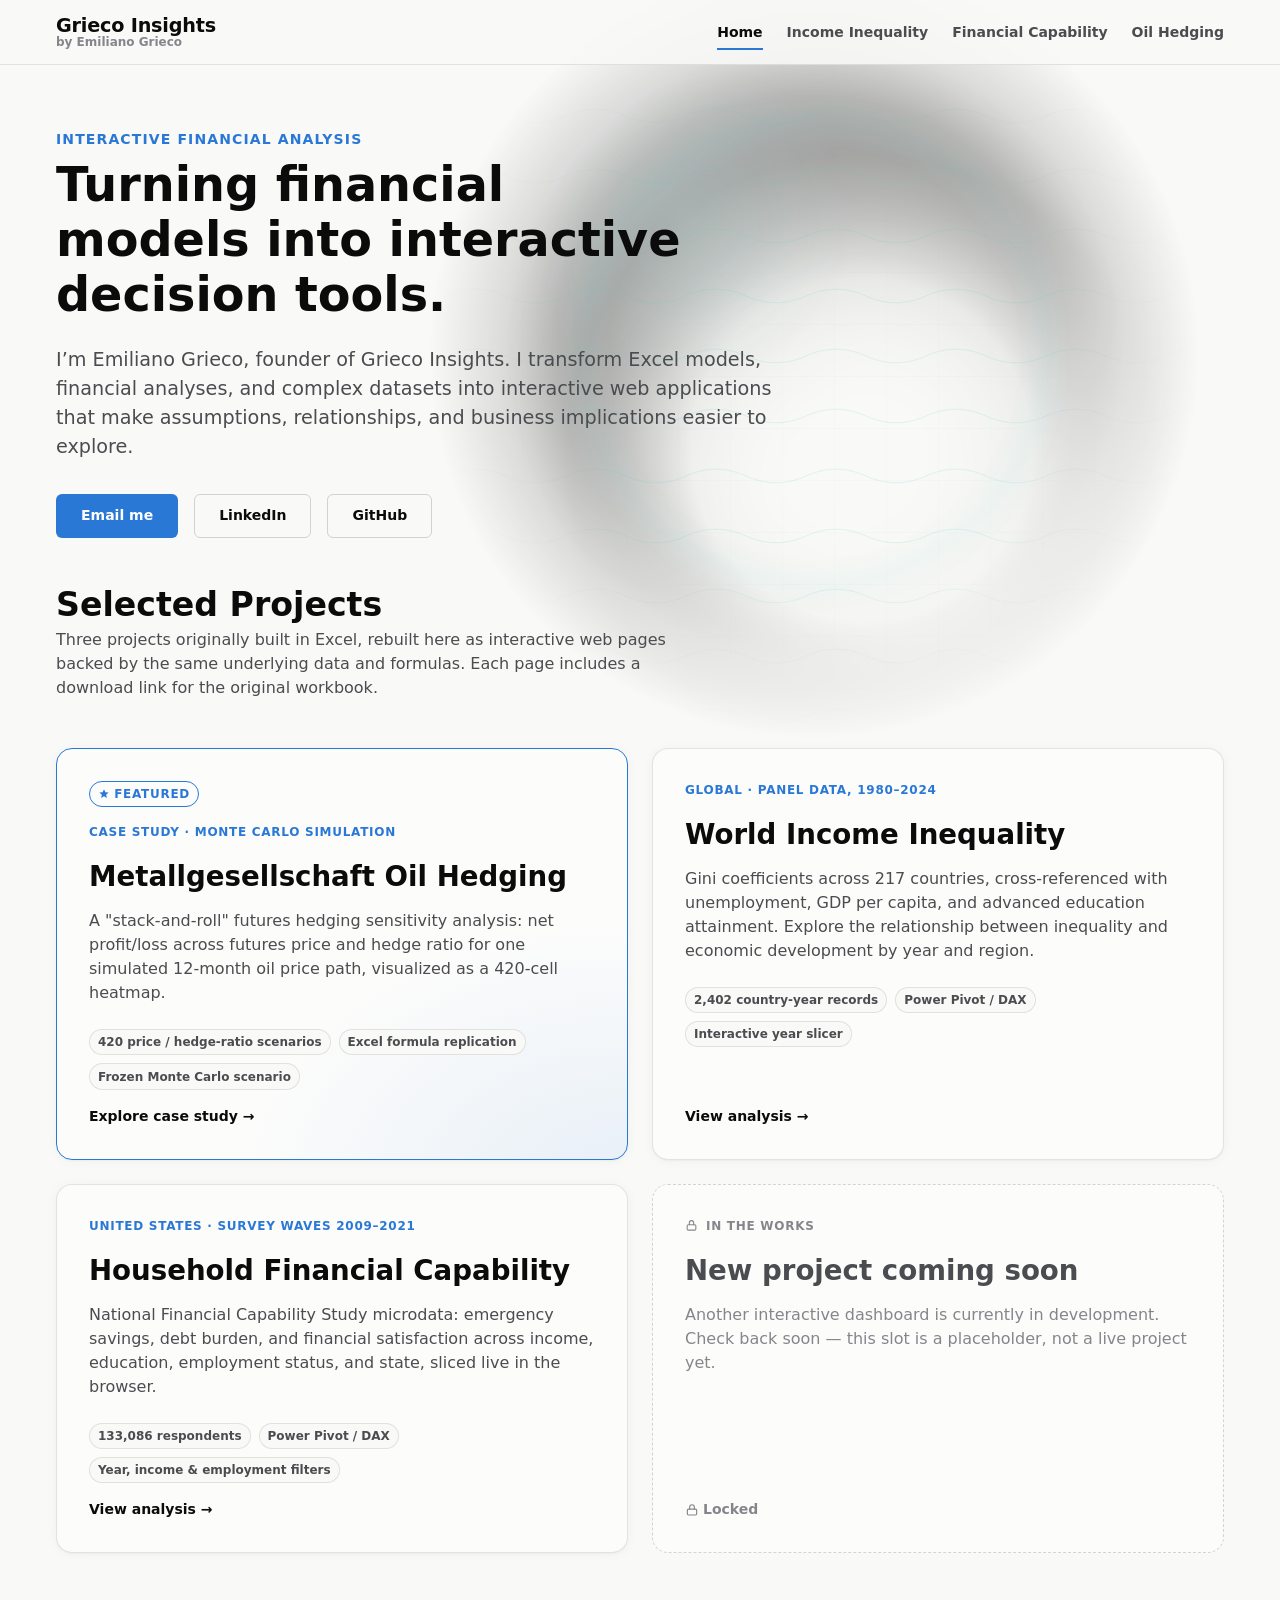
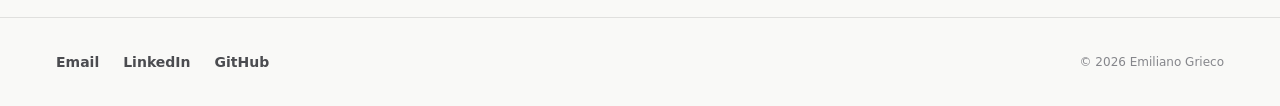
<file: index.html>
<!doctype html>
<html lang="en">
<head>
  <meta charset="UTF-8" />
  <meta name="viewport" content="width=device-width, initial-scale=1" />
  <title>Emiliano Grieco — Finance &amp; Data Analytics</title>
  <meta name="description" content="Portfolio of Emiliano Grieco: interactive data analysis dashboards covering global income inequality, U.S. household financial capability, and a Metallgesellschaft oil-hedging simulation." />
  <link rel="icon" type="image/svg+xml" href="assets/img/favicon.svg" />
  <link rel="stylesheet" href="assets/css/styles.css" />
</head>
<body>
  <a class="skip-link" href="#main-content">Skip to main content</a>

  <header class="site-header">
    <div class="container">
      <a class="brand" href="index.html">
        <span class="brand-name">Grieco Insights</span>
        <span class="brand-by">by Emiliano Grieco</span>
      </a>
      <nav class="main-nav" aria-label="Primary">
        <ul>
          <li><a href="index.html" aria-current="page">Home</a></li>
          <li><a href="gini/index.html">Income Inequality</a></li>
          <li><a href="finra/index.html">Financial Capability</a></li>
          <li><a href="mg/index.html">Oil Hedging</a></li>
        </ul>
      </nav>
    </div>
  </header>

  <main id="main-content">
    <section class="hero container">
      <p class="hero-kicker">Interactive Financial Analysis</p>
      <h1>Turning financial models into interactive decision tools.</h1>
      <p class="hero-bio">
        I’m Emiliano Grieco, founder of Grieco Insights. I transform Excel models, financial
        analyses, and complex datasets into interactive web applications that make assumptions,
        relationships, and business implications easier to explore.
      </p>
      <div class="hero-links">
        <a class="btn btn-primary" href="mailto:griecoemiliano04@gmail.com">Email me</a>
        <a class="btn btn-secondary" href="https://www.linkedin.com/in/emilianogrieco" target="_blank" rel="noopener noreferrer">LinkedIn</a>
        <a class="btn btn-secondary" href="https://github.com/Emig-123" target="_blank" rel="noopener noreferrer">GitHub</a>
      </div>
    </section>

    <section class="container" aria-labelledby="projects-heading">
      <div class="section-heading">
        <h2 id="projects-heading">Selected Projects</h2>
        <p>
          Three projects originally built in Excel, rebuilt here as interactive web pages backed by
          the same underlying data and formulas. Each page includes a download link for the
          original workbook.
        </p>
      </div>

      <div class="project-grid">
        <a class="card project-card featured" href="mg/index.html">
          <span class="featured-badge">
            <svg viewBox="0 0 24 24" width="12" height="12" fill="currentColor" aria-hidden="true"><path d="M12 2.5l2.7 6.1 6.6.6-5 4.4 1.5 6.4-5.8-3.4-5.8 3.4 1.5-6.4-5-4.4 6.6-.6z"/></svg>
            Featured
          </span>
          <span class="project-card-kicker">Case Study · Monte Carlo Simulation</span>
          <h3>Metallgesellschaft Oil Hedging</h3>
          <p>
            A "stack-and-roll" futures hedging sensitivity analysis: net profit/loss across futures
            price and hedge ratio for one simulated 12-month oil price path, visualized as a
            420-cell heatmap.
          </p>
          <div class="project-card-meta">
            <span class="chip">420 price / hedge-ratio scenarios</span>
            <span class="chip">Excel formula replication</span>
            <span class="chip">Frozen Monte Carlo scenario</span>
          </div>
          <span class="project-card-cta">Explore case study →</span>
        </a>

        <a class="card project-card" href="gini/index.html">
          <span class="project-card-kicker">Global · Panel Data, 1980–2024</span>
          <h3>World Income Inequality</h3>
          <p>
            Gini coefficients across 217 countries, cross-referenced with unemployment, GDP per
            capita, and advanced education attainment. Explore the relationship between inequality
            and economic development by year and region.
          </p>
          <div class="project-card-meta">
            <span class="chip">2,402 country-year records</span>
            <span class="chip">Power Pivot / DAX</span>
            <span class="chip">Interactive year slicer</span>
          </div>
          <span class="project-card-cta">View analysis →</span>
        </a>

        <a class="card project-card" href="finra/index.html">
          <span class="project-card-kicker">United States · Survey Waves 2009–2021</span>
          <h3>Household Financial Capability</h3>
          <p>
            National Financial Capability Study microdata: emergency savings, debt burden, and
            financial satisfaction across income, education, employment status, and state, sliced
            live in the browser.
          </p>
          <div class="project-card-meta">
            <span class="chip">133,086 respondents</span>
            <span class="chip">Power Pivot / DAX</span>
            <span class="chip">Year, income &amp; employment filters</span>
          </div>
          <span class="project-card-cta">View analysis →</span>
        </a>

        <div class="card project-card project-card--locked">
          <span class="project-card-kicker">
            <svg class="lock-icon" viewBox="0 0 24 24" width="13" height="13" fill="none" stroke="currentColor" stroke-width="2" stroke-linecap="round" stroke-linejoin="round" aria-hidden="true"><rect x="4" y="10.5" width="16" height="10" rx="2"/><path d="M8 10.5V7a4 4 0 0 1 8 0v3.5"/></svg>
            In the works
          </span>
          <h3>New project coming soon</h3>
          <p>
            Another interactive dashboard is currently in development. Check back soon — this slot
            is a placeholder, not a live project yet.
          </p>
          <span class="locked-cta">
            <svg class="lock-icon" viewBox="0 0 24 24" width="14" height="14" fill="none" stroke="currentColor" stroke-width="2" stroke-linecap="round" stroke-linejoin="round" aria-hidden="true"><rect x="4" y="10.5" width="16" height="10" rx="2"/><path d="M8 10.5V7a4 4 0 0 1 8 0v3.5"/></svg>
            Locked
          </span>
        </div>
      </div>
    </section>
  </main>

  <footer class="site-footer">
    <div class="container">
      <ul class="footer-links">
        <li><a href="mailto:griecoemiliano04@gmail.com">Email</a></li>
        <li><a href="https://www.linkedin.com/in/emilianogrieco" target="_blank" rel="noopener noreferrer">LinkedIn</a></li>
        <li><a href="https://github.com/Emig-123" target="_blank" rel="noopener noreferrer">GitHub</a></li>
      </ul>
      <p class="footer-note">&copy; <span id="footer-year"></span> Emiliano Grieco</p>
    </div>
  </footer>

  <script src="assets/js/bg.js" defer></script>
  <script>
    document.getElementById("footer-year").textContent = new Date().getFullYear();
  </script>
</body>
</html>
</file>
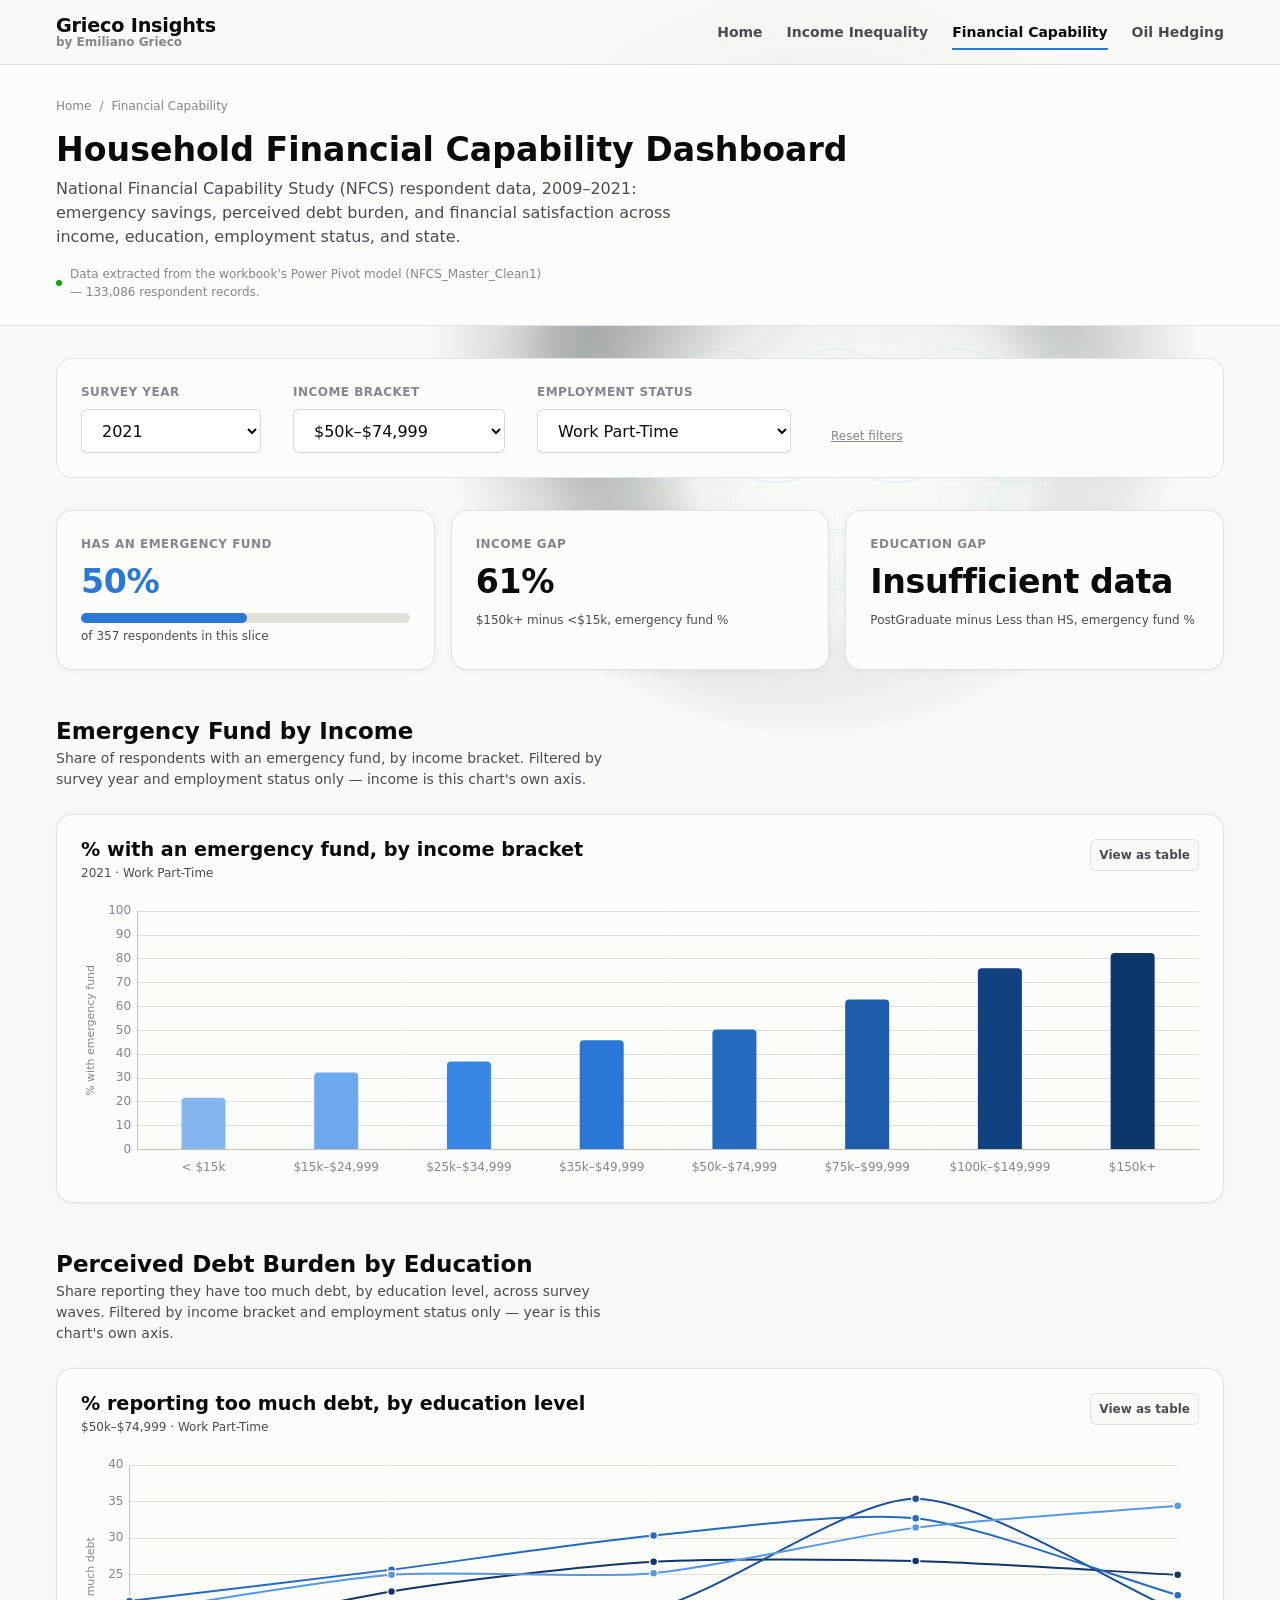
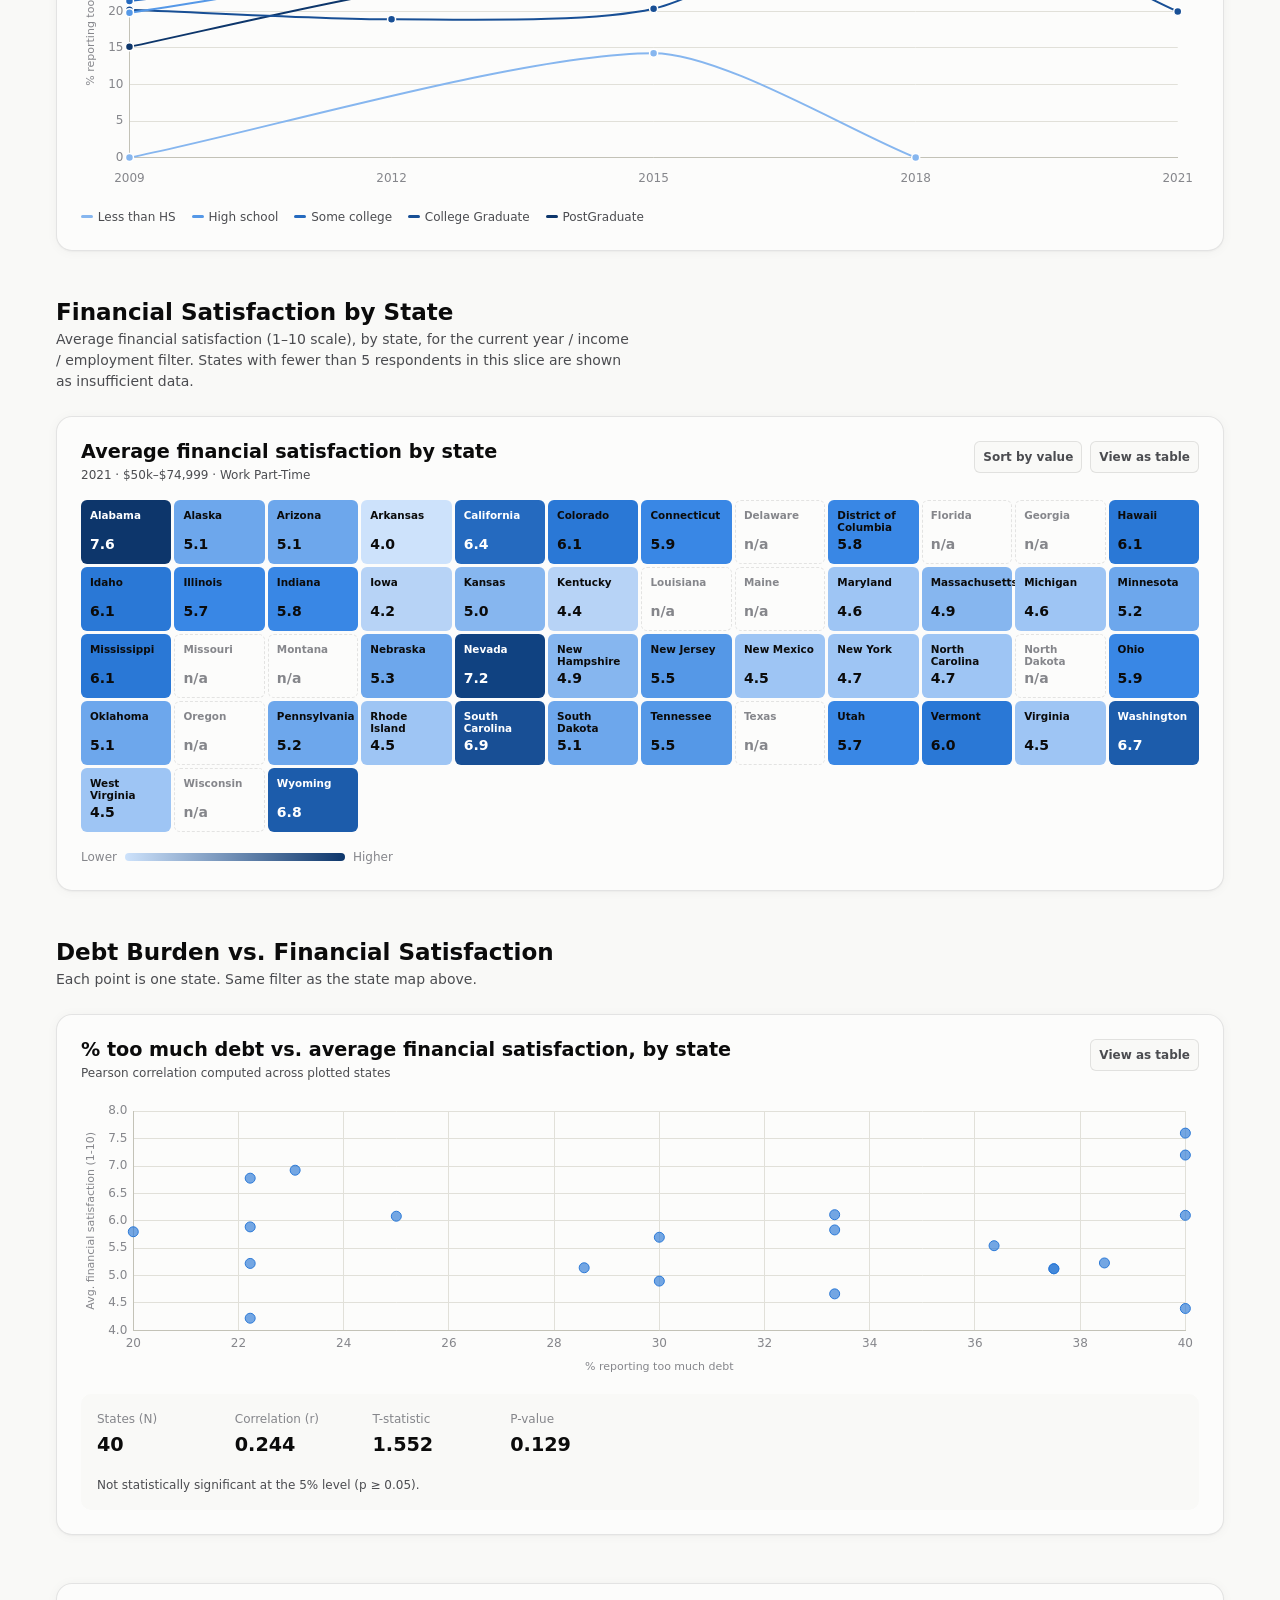
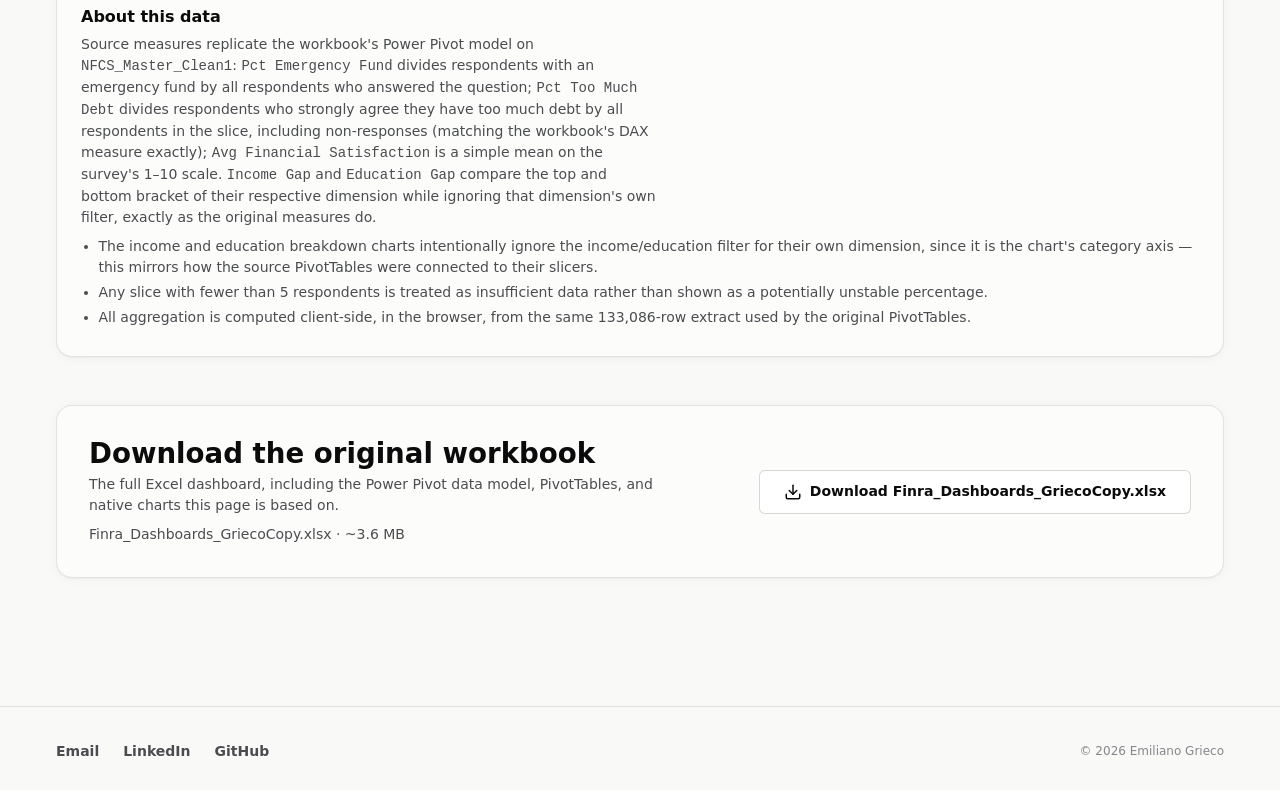
<file: finra/index.html>
<!doctype html>
<html lang="en">
<head>
  <meta charset="UTF-8" />
  <meta name="viewport" content="width=device-width, initial-scale=1" />
  <title>Household Financial Capability Dashboard — Emiliano Grieco</title>
  <meta name="description" content="Interactive dashboard of U.S. household financial capability: emergency savings, debt burden, and financial satisfaction by income, education, employment, and state, from the National Financial Capability Study." />
  <link rel="icon" type="image/svg+xml" href="../assets/img/favicon.svg" />
  <link rel="stylesheet" href="../assets/css/styles.css" />
</head>
<body>
  <a class="skip-link" href="#main-content">Skip to main content</a>

  <header class="site-header">
    <div class="container">
      <a class="brand" href="../index.html">
        <span class="brand-name">Grieco Insights</span>
        <span class="brand-by">by Emiliano Grieco</span>
      </a>
      <nav class="main-nav" aria-label="Primary">
        <ul>
          <li><a href="../index.html">Home</a></li>
          <li><a href="../gini/index.html">Income Inequality</a></li>
          <li><a href="index.html" aria-current="page">Financial Capability</a></li>
          <li><a href="../mg/index.html">Oil Hedging</a></li>
        </ul>
      </nav>
    </div>
  </header>

  <div class="dash-header">
    <div class="container">
      <ol class="breadcrumb">
        <li><a href="../index.html">Home</a></li>
        <li>Financial Capability</li>
      </ol>
      <h1>Household Financial Capability Dashboard</h1>
      <p class="hero-bio">
        National Financial Capability Study (NFCS) respondent data, 2009–2021: emergency
        savings, perceived debt burden, and financial satisfaction across income, education,
        employment status, and state.
      </p>
      <p class="dash-source-note">
        <span class="dot" aria-hidden="true"></span>
        Data extracted from the workbook's Power Pivot model (NFCS_Master_Clean1) — 133,086 respondent records.
      </p>
    </div>
  </div>

  <main id="main-content" class="dash-main">
    <div class="container">

      <div class="filter-bar" role="group" aria-label="Dashboard filters">
        <div class="filter-field">
          <label for="yearSelect">Survey year</label>
          <select id="yearSelect"></select>
        </div>
        <div class="filter-field">
          <label for="incomeSelect">Income bracket</label>
          <select id="incomeSelect"></select>
        </div>
        <div class="filter-field">
          <label for="employmentSelect">Employment status</label>
          <select id="employmentSelect"></select>
        </div>
        <button class="filter-reset" id="resetFilters" type="button">Reset filters</button>
      </div>

      <section class="dash-section" aria-labelledby="kpi-heading">
        <h2 id="kpi-heading" class="sr-only">Key figures for current filter</h2>
        <div class="kpi-row" id="kpiRow">
          <div class="card stat-tile">
            <span class="stat-label">Has an emergency fund</span>
            <span class="stat-value accent skeleton" id="kpiEf">&nbsp;</span>
            <div class="heat-scale" style="margin-top:2px">
              <div class="range-track" style="flex:1;max-width:none">
                <div class="range-fill" id="kpiEfMeter" style="left:0;width:0%"></div>
              </div>
            </div>
            <span class="stat-sub" id="kpiEfSub">of respondents in this slice</span>
          </div>
          <div class="card stat-tile">
            <span class="stat-label">Income gap</span>
            <span class="stat-value skeleton" id="kpiIncomeGap">&nbsp;</span>
            <span class="stat-sub">$150k+ minus &lt;$15k, emergency fund %</span>
          </div>
          <div class="card stat-tile">
            <span class="stat-label">Education gap</span>
            <span class="stat-value skeleton" id="kpiEduGap">&nbsp;</span>
            <span class="stat-sub">PostGraduate minus Less than HS, emergency fund %</span>
          </div>
        </div>
      </section>

      <section class="dash-section" aria-labelledby="income-heading">
        <h2 id="income-heading">Emergency Fund by Income</h2>
        <p class="section-desc">Share of respondents with an emergency fund, by income bracket. Filtered by survey year and employment status only — income is this chart's own axis.</p>
        <div class="card chart-card full-width">
          <div class="chart-card-head">
            <div>
              <h3>% with an emergency fund, by income bracket</h3>
              <p class="chart-caption" id="incomeChartCaption">2021 · Work Part-Time</p>
            </div>
            <button class="table-toggle" id="incomeTableToggle" type="button" aria-pressed="false">View as table</button>
          </div>
          <div class="chart-canvas-wrap" id="incomeCanvasWrap">
            <canvas id="incomeChart" role="img" aria-label="Bar chart of percentage with an emergency fund by income bracket"></canvas>
          </div>
          <div id="incomeTableWrap" hidden></div>
        </div>
      </section>

      <section class="dash-section" aria-labelledby="debt-heading">
        <h2 id="debt-heading">Perceived Debt Burden by Education</h2>
        <p class="section-desc">Share reporting they have too much debt, by education level, across survey waves. Filtered by income bracket and employment status only — year is this chart's own axis.</p>
        <div class="card chart-card full-width">
          <div class="chart-card-head">
            <div>
              <h3>% reporting too much debt, by education level</h3>
              <p class="chart-caption" id="debtChartCaption">$50k–$74,999 · Work Part-Time</p>
            </div>
            <button class="table-toggle" id="debtTableToggle" type="button" aria-pressed="false">View as table</button>
          </div>
          <div class="chart-canvas-wrap tall" id="debtCanvasWrap">
            <canvas id="debtChart" role="img" aria-label="Line chart of percentage reporting too much debt by education level across survey years"></canvas>
          </div>
          <div class="chart-legend" id="debtLegend"></div>
          <div id="debtTableWrap" hidden></div>
        </div>
      </section>

      <section class="dash-section" aria-labelledby="state-heading">
        <h2 id="state-heading">Financial Satisfaction by State</h2>
        <p class="section-desc">Average financial satisfaction (1–10 scale), by state, for the current year / income / employment filter. States with fewer than 5 respondents in this slice are shown as insufficient data.</p>
        <div class="card chart-card full-width">
          <div class="chart-card-head">
            <div>
              <h3>Average financial satisfaction by state</h3>
              <p class="chart-caption" id="stateChartCaption">2021 · $50k–$74,999 · Work Part-Time</p>
            </div>
            <div class="cluster" style="gap:8px">
              <button class="table-toggle" id="stateSortToggle" type="button" aria-pressed="false">Sort by value</button>
              <button class="table-toggle" id="stateTableToggle" type="button" aria-pressed="false">View as table</button>
            </div>
          </div>
          <div id="stateHeatmapWrap">
            <div class="heatmap-grid skeleton" id="stateHeatmap" style="min-height:220px"></div>
            <div class="heat-scale">
              <span>Lower</span>
              <span class="heat-scale-bar" aria-hidden="true"></span>
              <span>Higher</span>
            </div>
          </div>
          <div id="stateTableWrap" hidden></div>
        </div>
      </section>

      <section class="dash-section" aria-labelledby="corr-heading">
        <h2 id="corr-heading">Debt Burden vs. Financial Satisfaction</h2>
        <p class="section-desc">Each point is one state. Same filter as the state map above.</p>
        <div class="card chart-card full-width">
          <div class="chart-card-head">
            <div>
              <h3>% too much debt vs. average financial satisfaction, by state</h3>
              <p class="chart-caption">Pearson correlation computed across plotted states</p>
            </div>
            <button class="table-toggle" id="corrTableToggle" type="button" aria-pressed="false">View as table</button>
          </div>
          <div class="chart-canvas-wrap" id="corrCanvasWrap">
            <canvas id="corrChart" role="img" aria-label="Scatter plot of percentage too much debt versus average financial satisfaction by state"></canvas>
          </div>
          <div id="corrTableWrap" hidden></div>
          <div class="stat-box" id="corrStatBox"></div>
        </div>
      </section>

      <section class="dash-section">
        <div class="card notes-card">
          <h3>About this data</h3>
          <p>
            Source measures replicate the workbook's Power Pivot model on <code>NFCS_Master_Clean1</code>:
            <code>Pct Emergency Fund</code> divides respondents with an emergency fund by all respondents who
            answered the question; <code>Pct Too Much Debt</code> divides respondents who strongly agree they
            have too much debt by all respondents in the slice, including non-responses (matching the workbook's
            DAX measure exactly); <code>Avg Financial Satisfaction</code> is a simple mean on the survey's 1–10 scale.
            <code>Income Gap</code> and <code>Education Gap</code> compare the top and bottom bracket of their
            respective dimension while ignoring that dimension's own filter, exactly as the original measures do.
          </p>
          <ul>
            <li>The income and education breakdown charts intentionally ignore the income/education filter for their own dimension, since it is the chart's category axis — this mirrors how the source PivotTables were connected to their slicers.</li>
            <li>Any slice with fewer than 5 respondents is treated as insufficient data rather than shown as a potentially unstable percentage.</li>
            <li>All aggregation is computed client-side, in the browser, from the same 133,086-row extract used by the original PivotTables.</li>
          </ul>
        </div>
      </section>

      <section class="card download-card">
        <div class="download-copy">
          <h3>Download the original workbook</h3>
          <p>The full Excel dashboard, including the Power Pivot data model, PivotTables, and native charts this page is based on.</p>
          <p class="download-meta">Finra_Dashboards_GriecoCopy.xlsx · ~3.6 MB</p>
        </div>
        <a class="btn btn-download" href="../assets/downloads/Finra_Dashboards_GriecoCopy.xlsx" download>
          <svg width="18" height="18" viewBox="0 0 24 24" fill="none" stroke="currentColor" stroke-width="2" stroke-linecap="round" stroke-linejoin="round" aria-hidden="true"><path d="M21 15v4a2 2 0 0 1-2 2H5a2 2 0 0 1-2-2v-4"/><polyline points="7 10 12 15 17 10"/><line x1="12" y1="15" x2="12" y2="3"/></svg>
          Download Finra_Dashboards_GriecoCopy.xlsx
        </a>
      </section>

    </div>
  </main>

  <footer class="site-footer">
    <div class="container">
      <ul class="footer-links">
        <li><a href="mailto:griecoemiliano04@gmail.com">Email</a></li>
        <li><a href="https://www.linkedin.com/in/emilianogrieco" target="_blank" rel="noopener noreferrer">LinkedIn</a></li>
        <li><a href="https://github.com/Emig-123" target="_blank" rel="noopener noreferrer">GitHub</a></li>
      </ul>
      <p class="footer-note">&copy; <span id="footer-year"></span> Emiliano Grieco</p>
    </div>
  </footer>

  <script src="../assets/js/bg.js" defer></script>
  <script src="../assets/js/vendor/chart.umd.js"></script>
  <script src="../assets/js/charts.js"></script>
  <script src="../assets/js/finra.js"></script>
  <script>
    document.getElementById("footer-year").textContent = new Date().getFullYear();
  </script>
</body>
</html>
</file>
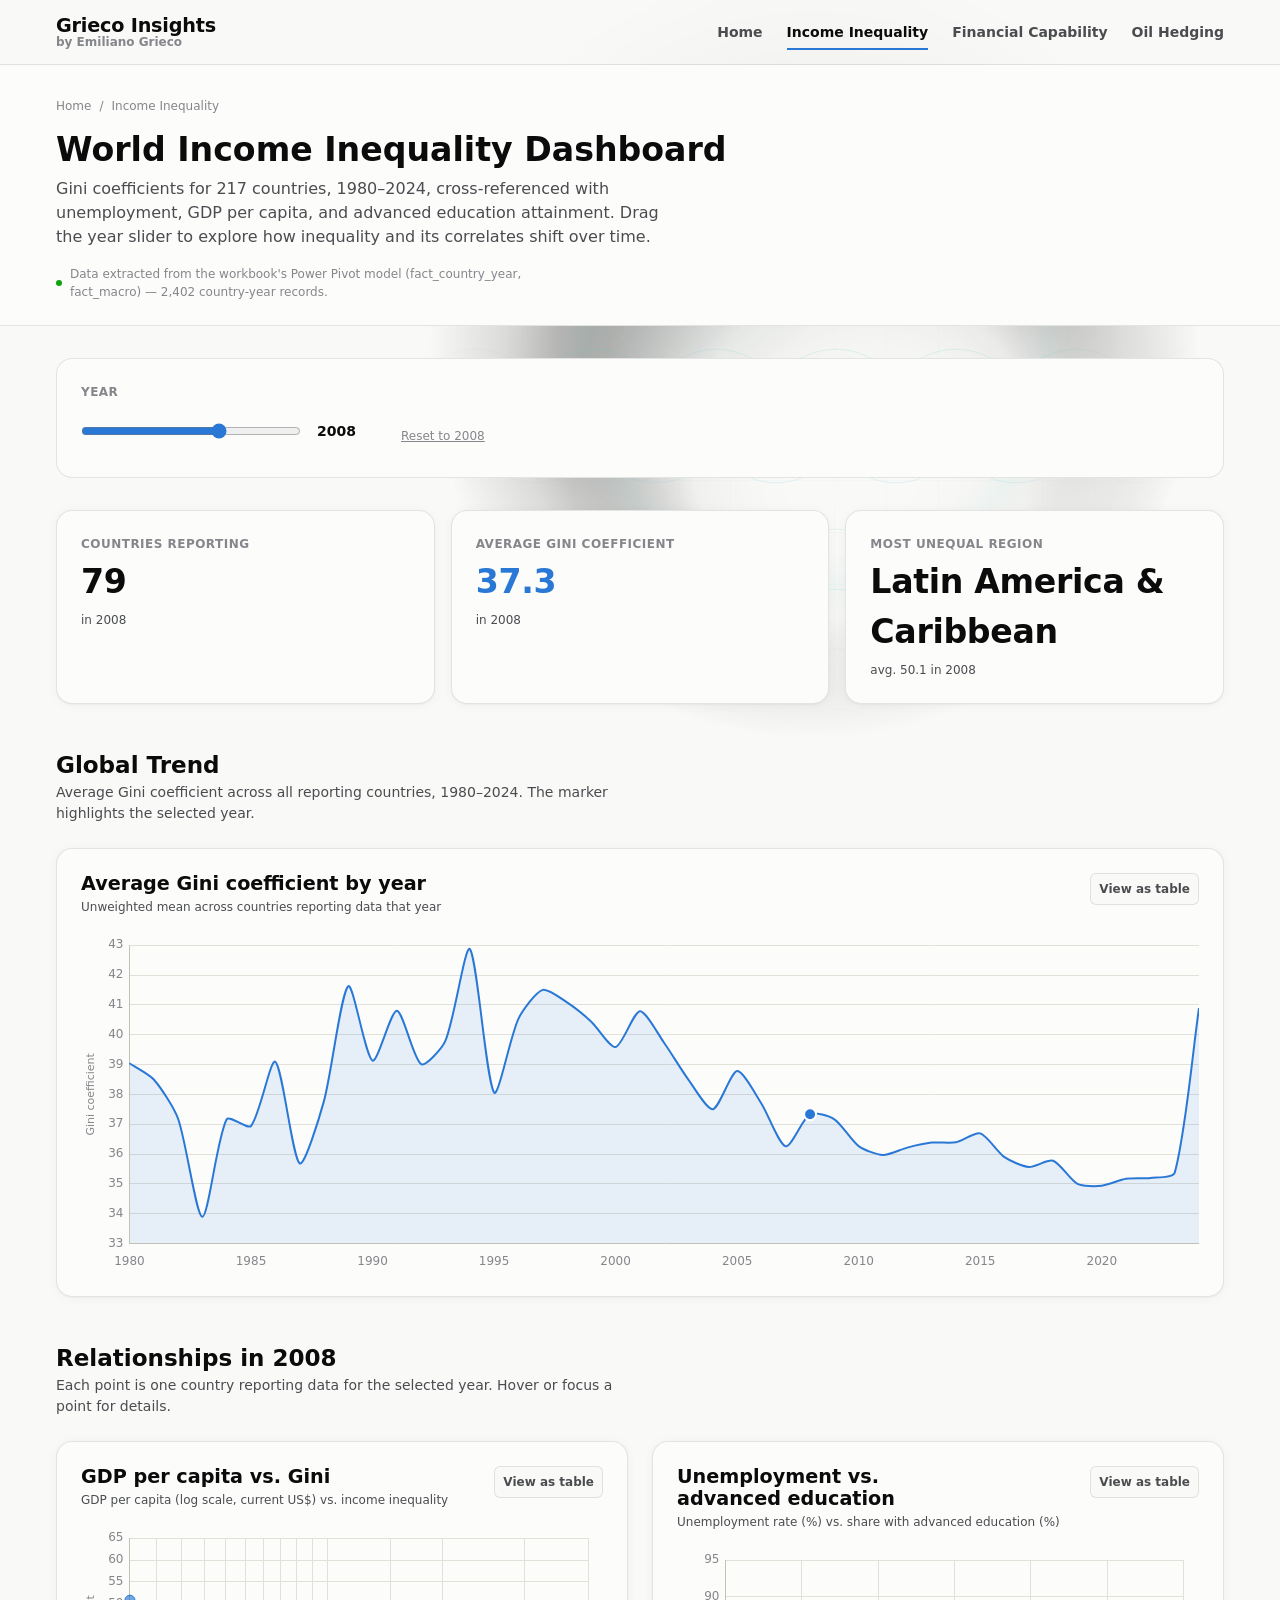
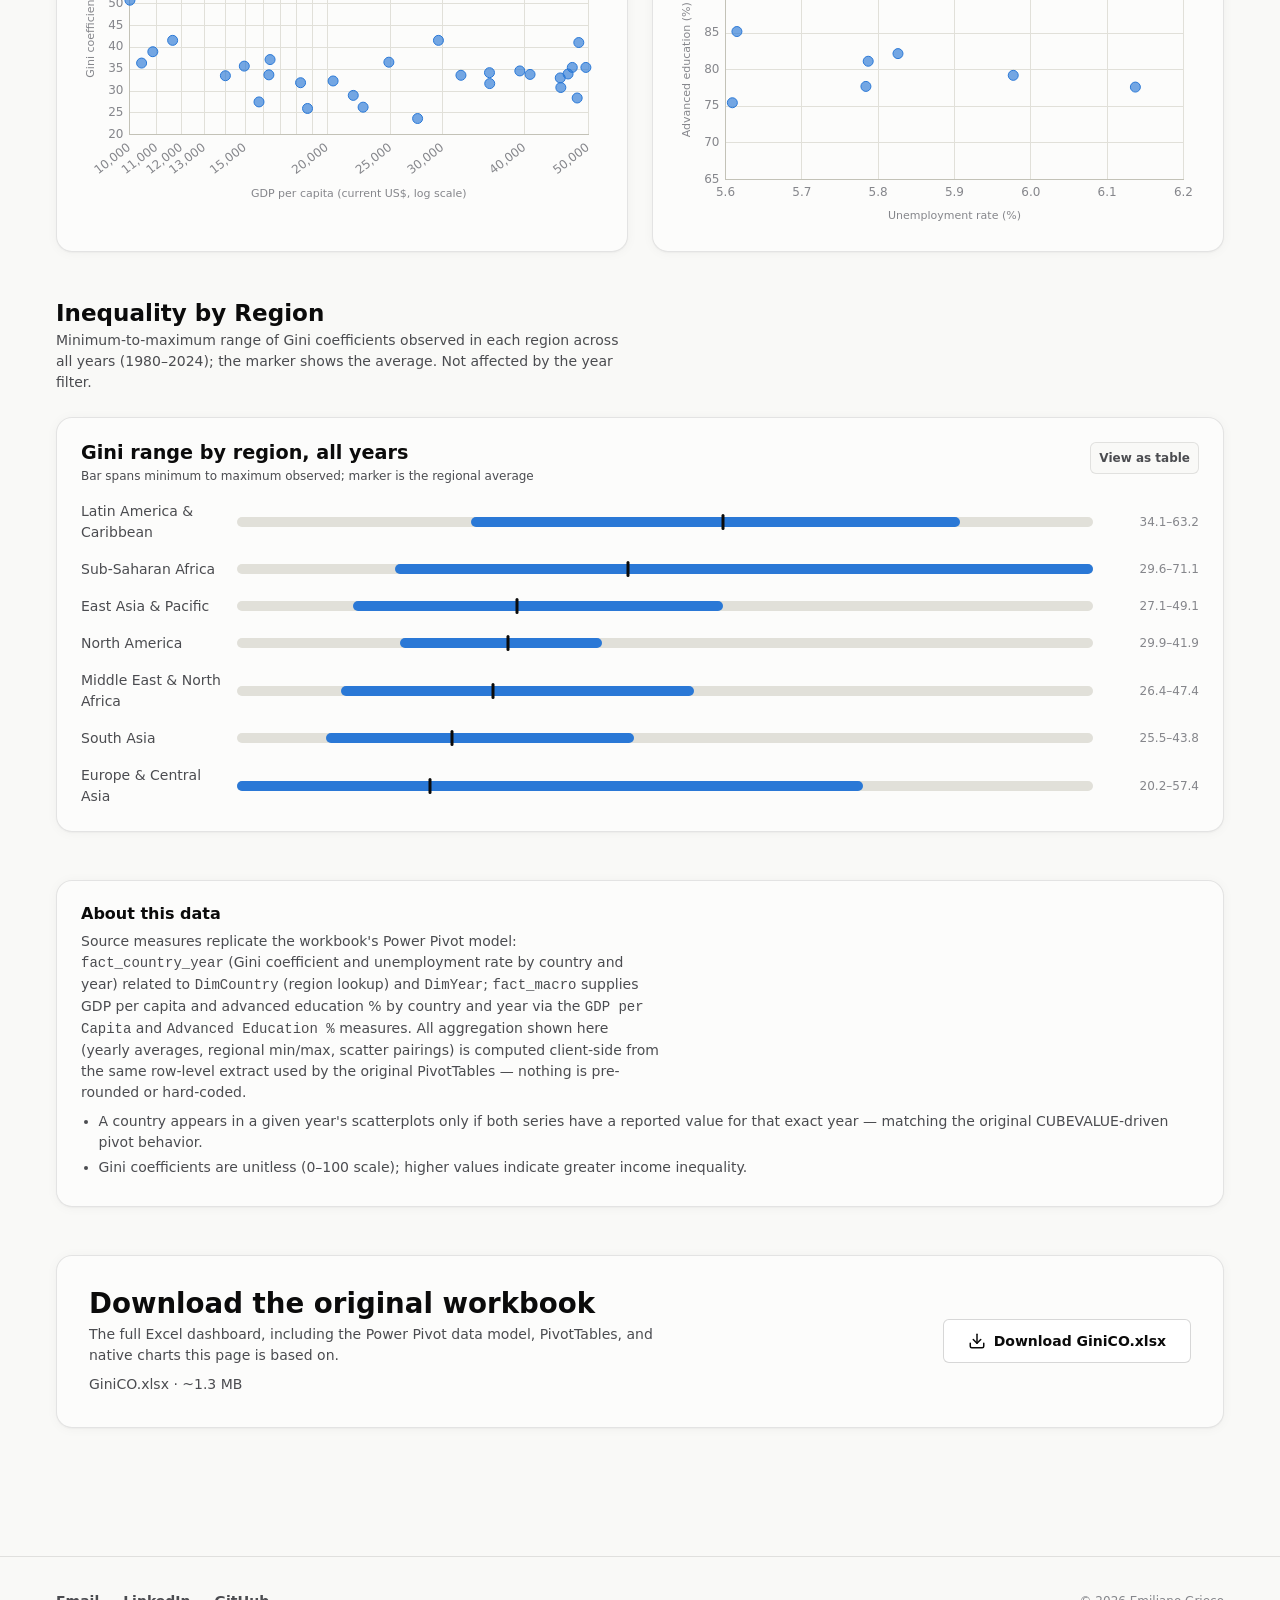
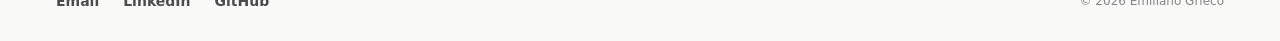
<file: gini/index.html>
<!doctype html>
<html lang="en">
<head>
  <meta charset="UTF-8" />
  <meta name="viewport" content="width=device-width, initial-scale=1" />
  <title>World Income Inequality Dashboard — Emiliano Grieco</title>
  <meta name="description" content="Interactive dashboard of Gini coefficients across 217 countries (1980–2024), cross-referenced with unemployment, GDP per capita, and education." />
  <link rel="icon" type="image/svg+xml" href="../assets/img/favicon.svg" />
  <link rel="stylesheet" href="../assets/css/styles.css" />
</head>
<body>
  <a class="skip-link" href="#main-content">Skip to main content</a>

  <header class="site-header">
    <div class="container">
      <a class="brand" href="../index.html">
        <span class="brand-name">Grieco Insights</span>
        <span class="brand-by">by Emiliano Grieco</span>
      </a>
      <nav class="main-nav" aria-label="Primary">
        <ul>
          <li><a href="../index.html">Home</a></li>
          <li><a href="index.html" aria-current="page">Income Inequality</a></li>
          <li><a href="../finra/index.html">Financial Capability</a></li>
          <li><a href="../mg/index.html">Oil Hedging</a></li>
        </ul>
      </nav>
    </div>
  </header>

  <div class="dash-header">
    <div class="container">
      <ol class="breadcrumb">
        <li><a href="../index.html">Home</a></li>
        <li>Income Inequality</li>
      </ol>
      <h1>World Income Inequality Dashboard</h1>
      <p class="hero-bio">
        Gini coefficients for 217 countries, 1980–2024, cross-referenced with unemployment,
        GDP per capita, and advanced education attainment. Drag the year slider to explore
        how inequality and its correlates shift over time.
      </p>
      <p class="dash-source-note">
        <span class="dot" aria-hidden="true"></span>
        Data extracted from the workbook's Power Pivot model (fact_country_year, fact_macro) — 2,402 country-year records.
      </p>
    </div>
  </div>

  <main id="main-content" class="dash-main">
    <div class="container">

      <div class="filter-bar" role="group" aria-label="Dashboard filters">
        <div class="filter-field" style="min-width:280px">
          <label for="yearSlider">Year</label>
          <div class="year-slider-row">
            <input type="range" id="yearSlider" min="1980" max="2024" step="1" value="2008" />
            <span class="filter-value" id="yearValue">2008</span>
          </div>
        </div>
        <button class="filter-reset" id="resetFilters" type="button">Reset to 2008</button>
      </div>

      <section class="dash-section" aria-labelledby="kpi-heading">
        <h2 id="kpi-heading" class="sr-only">Key figures for selected year</h2>
        <div class="kpi-row" id="kpiRow">
          <div class="card stat-tile">
            <span class="stat-label">Countries reporting</span>
            <span class="stat-value skeleton" id="kpiCount">&nbsp;</span>
            <span class="stat-sub" id="kpiYearLabel1">in 2008</span>
          </div>
          <div class="card stat-tile">
            <span class="stat-label">Average Gini coefficient</span>
            <span class="stat-value accent skeleton" id="kpiAvg">&nbsp;</span>
            <span class="stat-sub" id="kpiYearLabel2">in 2008</span>
          </div>
          <div class="card stat-tile">
            <span class="stat-label">Most unequal region</span>
            <span class="stat-value skeleton" id="kpiRegion">&nbsp;</span>
            <span class="stat-sub" id="kpiRegionSub">by average Gini</span>
          </div>
        </div>
      </section>

      <section class="dash-section" aria-labelledby="trend-heading">
        <h2 id="trend-heading">Global Trend</h2>
        <p class="section-desc">Average Gini coefficient across all reporting countries, 1980–2024. The marker highlights the selected year.</p>
        <div class="card chart-card full-width">
          <div class="chart-card-head">
            <div>
              <h3>Average Gini coefficient by year</h3>
              <p class="chart-caption">Unweighted mean across countries reporting data that year</p>
            </div>
            <button class="table-toggle" id="trendTableToggle" type="button" aria-pressed="false">View as table</button>
          </div>
          <div class="chart-canvas-wrap tall" id="trendCanvasWrap">
            <canvas id="trendChart" role="img" aria-label="Line chart of average Gini coefficient by year, 1980 to 2024"></canvas>
          </div>
          <div id="trendTableWrap" hidden></div>
        </div>
      </section>

      <section class="dash-section" aria-labelledby="relationships-heading">
        <h2 id="relationships-heading">Relationships in <span id="relYear">2008</span></h2>
        <p class="section-desc">Each point is one country reporting data for the selected year. Hover or focus a point for details.</p>
        <div class="chart-grid">
          <div class="card chart-card">
            <div class="chart-card-head">
              <div>
                <h3>GDP per capita vs. Gini</h3>
                <p class="chart-caption">GDP per capita (log scale, current US$) vs. income inequality</p>
              </div>
              <button class="table-toggle" id="gdpTableToggle" type="button" aria-pressed="false">View as table</button>
            </div>
            <div class="chart-canvas-wrap" id="gdpCanvasWrap">
              <canvas id="gdpChart" role="img" aria-label="Scatter plot of GDP per capita versus Gini coefficient for the selected year"></canvas>
              <p class="empty-state" id="gdpEmptyState" hidden></p>
            </div>
            <div id="gdpTableWrap" hidden></div>
          </div>

          <div class="card chart-card">
            <div class="chart-card-head">
              <div>
                <h3>Unemployment vs. advanced education</h3>
                <p class="chart-caption">Unemployment rate (%) vs. share with advanced education (%)</p>
              </div>
              <button class="table-toggle" id="eduTableToggle" type="button" aria-pressed="false">View as table</button>
            </div>
            <div class="chart-canvas-wrap" id="eduCanvasWrap">
              <canvas id="eduChart" role="img" aria-label="Scatter plot of unemployment rate versus advanced education percentage for the selected year"></canvas>
              <p class="empty-state" id="eduEmptyState" hidden></p>
            </div>
            <div id="eduTableWrap" hidden></div>
          </div>
        </div>
      </section>

      <section class="dash-section" aria-labelledby="region-heading">
        <h2 id="region-heading">Inequality by Region</h2>
        <p class="section-desc">Minimum-to-maximum range of Gini coefficients observed in each region across all years (1980–2024); the marker shows the average. Not affected by the year filter.</p>
        <div class="card chart-card full-width">
          <div class="chart-card-head">
            <div>
              <h3>Gini range by region, all years</h3>
              <p class="chart-caption">Bar spans minimum to maximum observed; marker is the regional average</p>
            </div>
            <button class="table-toggle" id="regionTableToggle" type="button" aria-pressed="false">View as table</button>
          </div>
          <div id="regionChartWrap">
            <div class="range-chart skeleton" id="regionChart" style="min-height:260px" aria-label="Range chart of Gini coefficient minimum, average, and maximum by region"></div>
          </div>
          <div id="regionTableWrap" hidden></div>
        </div>
      </section>

      <section class="dash-section">
        <div class="card notes-card">
          <h3>About this data</h3>
          <p>
            Source measures replicate the workbook's Power Pivot model: <code>fact_country_year</code>
            (Gini coefficient and unemployment rate by country and year) related to <code>DimCountry</code>
            (region lookup) and <code>DimYear</code>; <code>fact_macro</code> supplies GDP per capita and
            advanced education % by country and year via the <code>GDP per Capita</code> and
            <code>Advanced Education %</code> measures. All aggregation shown here (yearly averages,
            regional min/max, scatter pairings) is computed client-side from the same row-level extract
            used by the original PivotTables — nothing is pre-rounded or hard-coded.
          </p>
          <ul>
            <li>A country appears in a given year's scatterplots only if both series have a reported value for that exact year — matching the original CUBEVALUE-driven pivot behavior.</li>
            <li>Gini coefficients are unitless (0–100 scale); higher values indicate greater income inequality.</li>
          </ul>
        </div>
      </section>

      <section class="card download-card">
        <div class="download-copy">
          <h3>Download the original workbook</h3>
          <p>The full Excel dashboard, including the Power Pivot data model, PivotTables, and native charts this page is based on.</p>
          <p class="download-meta">GiniCO.xlsx · ~1.3 MB</p>
        </div>
        <a class="btn btn-download" href="../assets/downloads/GiniCO.xlsx" download>
          <svg width="18" height="18" viewBox="0 0 24 24" fill="none" stroke="currentColor" stroke-width="2" stroke-linecap="round" stroke-linejoin="round" aria-hidden="true"><path d="M21 15v4a2 2 0 0 1-2 2H5a2 2 0 0 1-2-2v-4"/><polyline points="7 10 12 15 17 10"/><line x1="12" y1="15" x2="12" y2="3"/></svg>
          Download GiniCO.xlsx
        </a>
      </section>

    </div>
  </main>

  <footer class="site-footer">
    <div class="container">
      <ul class="footer-links">
        <li><a href="mailto:griecoemiliano04@gmail.com">Email</a></li>
        <li><a href="https://www.linkedin.com/in/emilianogrieco" target="_blank" rel="noopener noreferrer">LinkedIn</a></li>
        <li><a href="https://github.com/Emig-123" target="_blank" rel="noopener noreferrer">GitHub</a></li>
      </ul>
      <p class="footer-note">&copy; <span id="footer-year"></span> Emiliano Grieco</p>
    </div>
  </footer>

  <script src="../assets/js/bg.js" defer></script>
  <script src="../assets/js/vendor/chart.umd.js"></script>
  <script src="../assets/js/charts.js"></script>
  <script src="../assets/js/gini.js"></script>
  <script>
    document.getElementById("footer-year").textContent = new Date().getFullYear();
  </script>
</body>
</html>
</file>
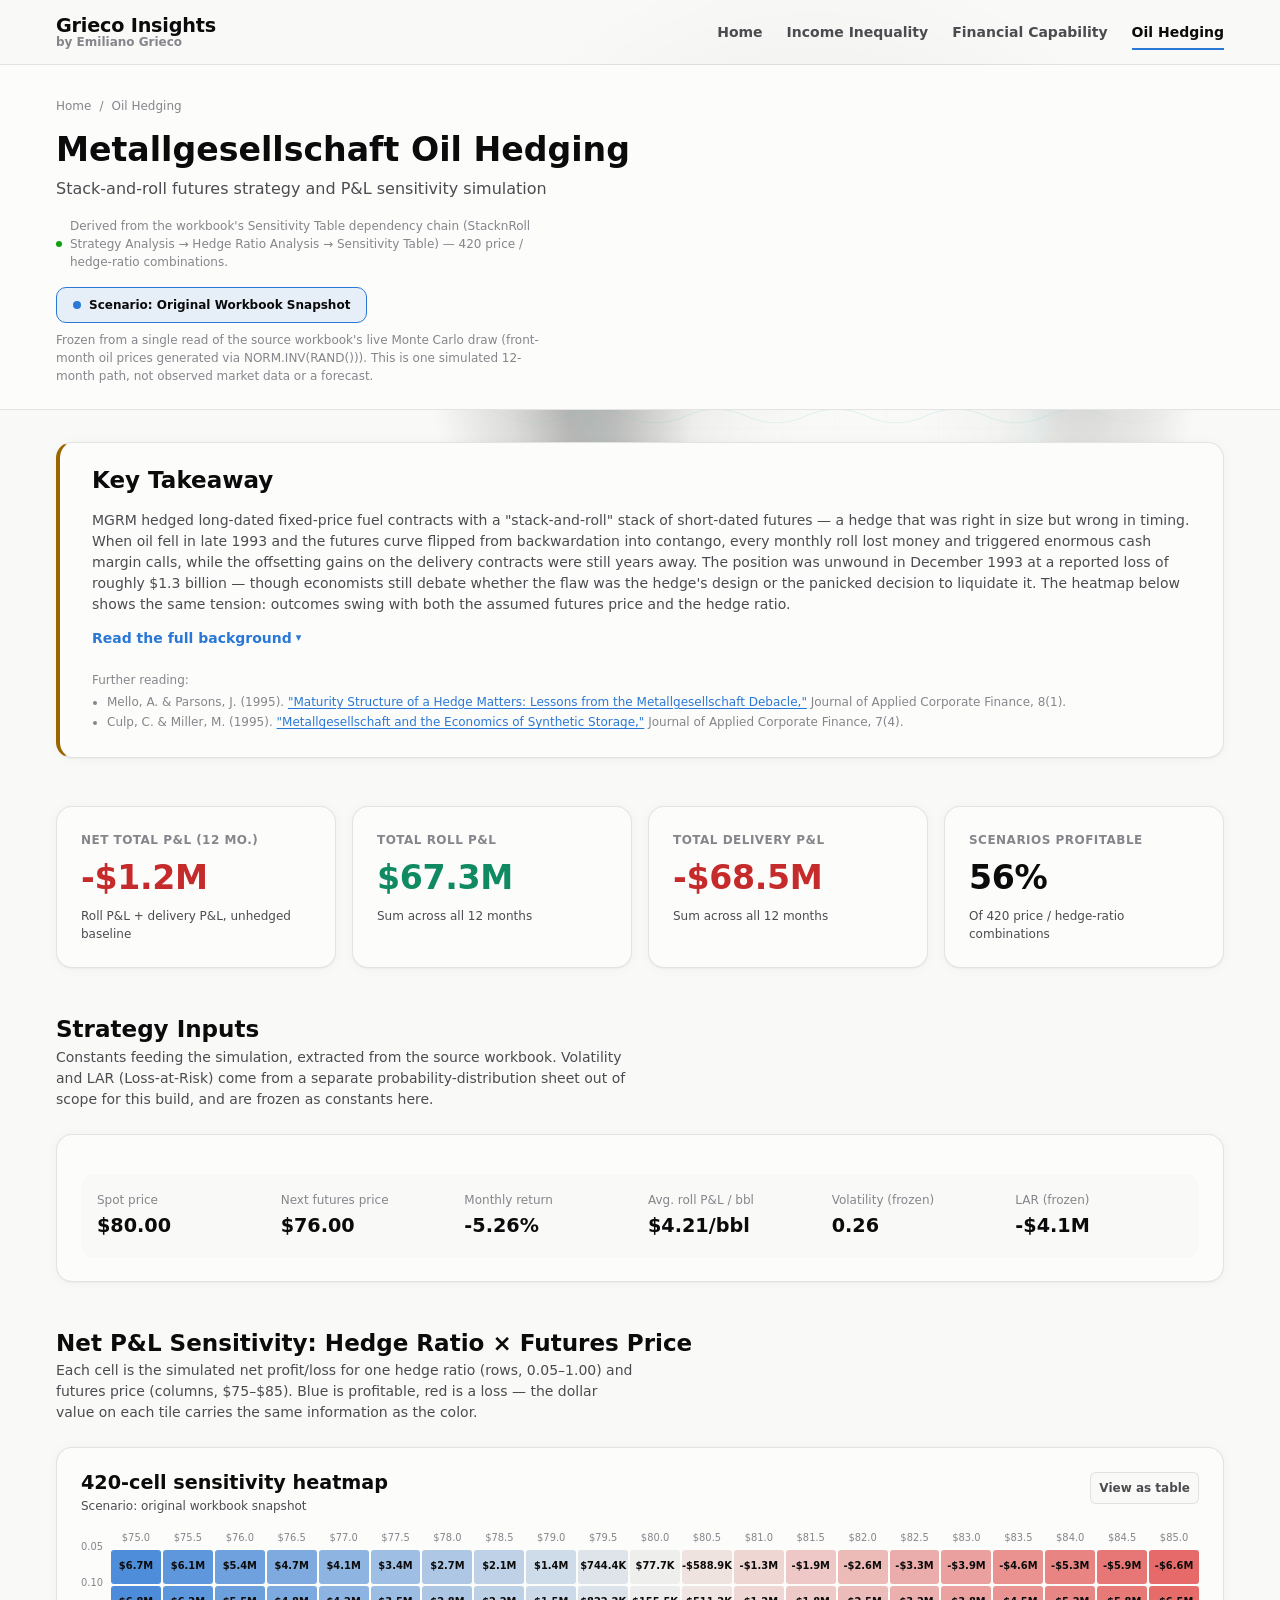
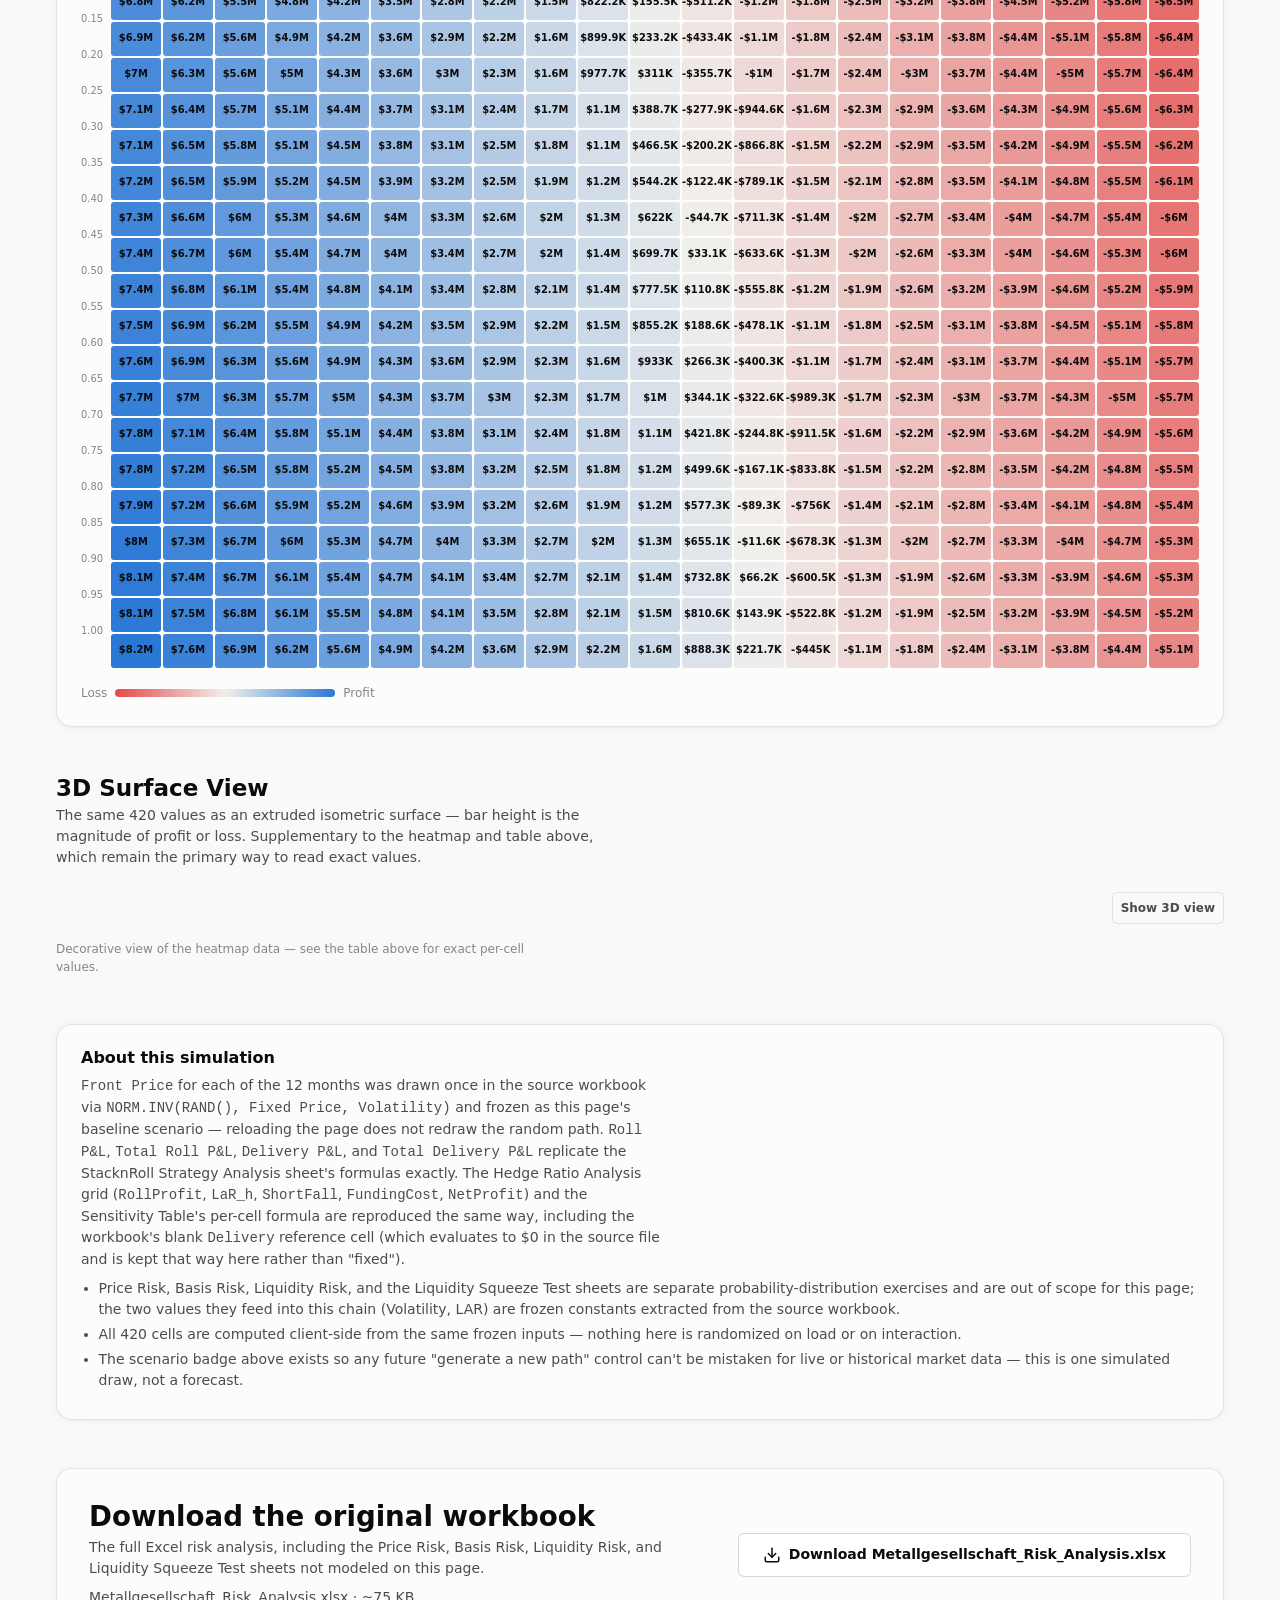
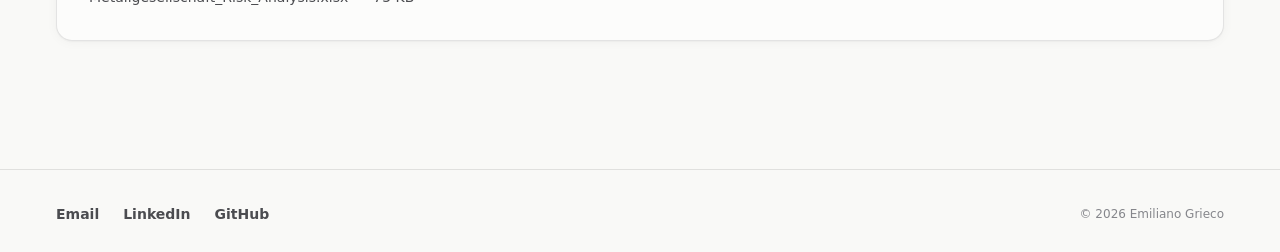
<file: mg/index.html>
<!doctype html>
<html lang="en">
<head>
  <meta charset="UTF-8" />
  <meta name="viewport" content="width=device-width, initial-scale=1" />
  <title>Metallgesellschaft Oil Hedging — Emiliano Grieco</title>
  <meta name="description" content="Interactive sensitivity heatmap for the Metallgesellschaft stack-and-roll oil hedging case study: net profit/loss across futures price and hedge ratio, from a Monte Carlo simulation frozen as a labeled baseline scenario." />
  <link rel="icon" type="image/svg+xml" href="../assets/img/favicon.svg" />
  <link rel="stylesheet" href="../assets/css/styles.css" />
</head>
<body>
  <a class="skip-link" href="#main-content">Skip to main content</a>

  <header class="site-header">
    <div class="container">
      <a class="brand" href="../index.html">
        <span class="brand-name">Grieco Insights</span>
        <span class="brand-by">by Emiliano Grieco</span>
      </a>
      <nav class="main-nav" aria-label="Primary">
        <ul>
          <li><a href="../index.html">Home</a></li>
          <li><a href="../gini/index.html">Income Inequality</a></li>
          <li><a href="../finra/index.html">Financial Capability</a></li>
          <li><a href="index.html" aria-current="page">Oil Hedging</a></li>
        </ul>
      </nav>
    </div>
  </header>

  <div class="dash-header">
    <div class="container">
      <ol class="breadcrumb">
        <li><a href="../index.html">Home</a></li>
        <li>Oil Hedging</li>
      </ol>
      <h1>Metallgesellschaft Oil Hedging</h1>
      <p class="hero-bio">
        Stack-and-roll futures strategy and P&amp;L sensitivity simulation
      </p>
      <p class="dash-source-note">
        <span class="dot" aria-hidden="true"></span>
        Derived from the workbook's Sensitivity Table dependency chain (StacknRoll Strategy Analysis →
        Hedge Ratio Analysis → Sensitivity Table) — 420 price / hedge-ratio combinations.
      </p>
      <div class="scenario-badge" id="scenarioBadge"></div>
      <p class="dash-source-note" id="scenarioNote" style="margin-top: var(--sp-2)"></p>
    </div>
  </div>

  <main id="main-content" class="dash-main">
    <div class="container">

      <section class="dash-section" aria-labelledby="takeaway-heading">
        <div class="card key-takeaway">
          <h2 id="takeaway-heading">Key Takeaway</h2>
          <p>
            MGRM hedged long-dated fixed-price fuel contracts with a "stack-and-roll" stack of
            short-dated futures — a hedge that was right in size but wrong in timing. When oil fell
            in late 1993 and the futures curve flipped from backwardation into contango, every
            monthly roll lost money and triggered enormous cash margin calls, while the offsetting
            gains on the delivery contracts were still years away. The position was unwound in
            December 1993 at a reported loss of roughly $1.3 billion — though economists still debate
            whether the flaw was the hedge's design or the panicked decision to liquidate it. The
            heatmap below shows the same tension: outcomes swing with both the assumed futures price
            and the hedge ratio.
          </p>
          <details class="takeaway-more">
            <summary>Read the full background</summary>
            <p>
              Metallgesellschaft's US subsidiary, MG Refining &amp; Marketing (MGRM), sold long-dated
              fixed-price fuel supply contracts to customers — some running 5 to 10 years — and hedged
              that exposure with a "stack-and-roll" program: buying large stacks of short-dated NYMEX
              futures and rolling them forward every month, rather than using illiquid long-dated
              contracts. At its peak the position was reportedly large enough to represent a meaningful
              share of total open interest in crude and heating oil futures, which made it hard to
              unwind quickly once trouble started. The strategy depended on the futures curve staying
              in backwardation (near-term prices above deferred prices), so each monthly roll would
              produce a small profit.
            </p>
            <p>
              When oil prices fell sharply in late 1993 and the curve flipped into contango, the
              stack-and-roll program lost money on every roll — and because futures are marked to
              market daily, MGRM faced enormous margin calls in cash immediately, while the offsetting
              gains on its fixed-price delivery contracts wouldn't be realized for years. In other
              words, the hedge was sized and timed for the wrong horizon: a short-dated instrument
              standing in for a long-dated exposure. That mismatch turned a paper hedge into a real
              cash crisis, and Metallgesellschaft's supervisory board unwound the position in December
              1993 at a widely reported loss of roughly $1.3 billion (other estimates run higher once
              related contract cancellations are included).
            </p>
            <p>
              Economists still disagree on how to characterize it. Mello &amp; Parsons (1995) argue the
              maturity mismatch between the short-dated hedge and the long-dated exposure was itself
              the core design flaw — in effect, a large directional bet on the shape of the futures
              curve. Culp &amp; Miller (1995) counter that the hedge ratio was reasonable and the program
              was fundamentally sound; the real mistake was the supervisory board panicking and
              liquidating the position at the worst possible time, converting a temporary cash-flow
              squeeze into a permanent loss. Either way, the case is a standard illustration of how a
              hedge that looks right in aggregate size but wrong in timing can become the source of the
              risk it was meant to remove — the heatmap below shows the same tension: outcomes are
              sensitive to both the assumed futures price and the hedge ratio chosen, and a larger
              hedge does not uniformly reduce exposure, it changes what you're exposed to.
            </p>
          </details>
          <div class="takeaway-sources">
            Further reading:
            <ul>
              <li>Mello, A. &amp; Parsons, J. (1995). <a href="https://papers.ssrn.com/sol3/papers.cfm?abstract_id=6104" target="_blank" rel="noopener noreferrer">"Maturity Structure of a Hedge Matters: Lessons from the Metallgesellschaft Debacle,"</a> Journal of Applied Corporate Finance, 8(1).</li>
              <li>Culp, C. &amp; Miller, M. (1995). <a href="https://onlinelibrary.wiley.com/doi/abs/10.1111/j.1745-6622.1995.tb00263.x" target="_blank" rel="noopener noreferrer">"Metallgesellschaft and the Economics of Synthetic Storage,"</a> Journal of Applied Corporate Finance, 7(4).</li>
            </ul>
          </div>
        </div>
      </section>

      <section class="dash-section" aria-labelledby="kpi-heading">
        <h2 id="kpi-heading" class="sr-only">Key figures for this scenario</h2>
        <div class="kpi-row" id="kpiRow">
          <div class="card stat-tile">
            <span class="stat-label">Net total P&amp;L (12 mo.)</span>
            <span class="stat-value accent skeleton" id="kpiNet">&nbsp;</span>
            <span class="stat-sub">Roll P&amp;L + delivery P&amp;L, unhedged baseline</span>
          </div>
          <div class="card stat-tile">
            <span class="stat-label">Total roll P&amp;L</span>
            <span class="stat-value skeleton" id="kpiRoll">&nbsp;</span>
            <span class="stat-sub">Sum across all 12 months</span>
          </div>
          <div class="card stat-tile">
            <span class="stat-label">Total delivery P&amp;L</span>
            <span class="stat-value skeleton" id="kpiDelivery">&nbsp;</span>
            <span class="stat-sub">Sum across all 12 months</span>
          </div>
          <div class="card stat-tile">
            <span class="stat-label">Scenarios profitable</span>
            <span class="stat-value skeleton" id="kpiProfitShare">&nbsp;</span>
            <span class="stat-sub">Of 420 price / hedge-ratio combinations</span>
          </div>
        </div>
      </section>

      <section class="dash-section" aria-labelledby="strategy-heading">
        <h2 id="strategy-heading">Strategy Inputs</h2>
        <p class="section-desc">Constants feeding the simulation, extracted from the source workbook. Volatility and LAR (Loss-at-Risk) come from a separate probability-distribution sheet out of scope for this build, and are frozen as constants here.</p>
        <div class="card" style="padding: var(--sp-4)">
          <div class="stat-box">
            <div class="stat-box-item"><span class="k">Spot price</span><span class="v" id="statSpot">—</span></div>
            <div class="stat-box-item"><span class="k">Next futures price</span><span class="v" id="statFutures">—</span></div>
            <div class="stat-box-item"><span class="k">Monthly return</span><span class="v" id="statReturn">—</span></div>
            <div class="stat-box-item"><span class="k">Avg. roll P&amp;L / bbl</span><span class="v" id="statSpread">—</span></div>
            <div class="stat-box-item"><span class="k">Volatility (frozen)</span><span class="v" id="statVol">—</span></div>
            <div class="stat-box-item"><span class="k">LAR (frozen)</span><span class="v" id="statLar">—</span></div>
          </div>
        </div>
      </section>

      <section class="dash-section" aria-labelledby="heatmap-heading">
        <h2 id="heatmap-heading">Net P&amp;L Sensitivity: Hedge Ratio × Futures Price</h2>
        <p class="section-desc">Each cell is the simulated net profit/loss for one hedge ratio (rows, 0.05–1.00) and futures price (columns, $75–$85). Blue is profitable, red is a loss — the dollar value on each tile carries the same information as the color.</p>
        <div class="card chart-card full-width">
          <div class="chart-card-head">
            <div>
              <h3>420-cell sensitivity heatmap</h3>
              <p class="chart-caption">Scenario: original workbook snapshot</p>
            </div>
            <button class="table-toggle" id="heatmapTableToggle" type="button" aria-pressed="false">View as table</button>
          </div>
          <div id="heatmapWrap">
            <div class="heatmap-with-axis">
              <div class="heatmap-row-axis" id="heatmapRowAxis" aria-hidden="true"></div>
              <div style="flex:1; min-width:0">
                <div class="heatmap-axis-row" id="heatmapAxisRow" aria-hidden="true"></div>
                <div class="heatmap-grid dense skeleton" id="heatmapGrid" style="min-height:340px"></div>
              </div>
            </div>
            <div class="heat-scale">
              <span>Loss</span>
              <span class="heat-scale-bar diverging" aria-hidden="true"></span>
              <span>Profit</span>
            </div>
          </div>
          <div id="heatmapTableWrap" hidden></div>
        </div>
      </section>

      <section class="dash-section" aria-labelledby="mg3d-heading">
        <h2 id="mg3d-heading">3D Surface View</h2>
        <p class="section-desc">The same 420 values as an extruded isometric surface — bar height is the magnitude of profit or loss. Supplementary to the heatmap and table above, which remain the primary way to read exact values.</p>
        <div class="mg-3d-controls">
          <button class="table-toggle" id="toggle3d" type="button" aria-pressed="false">Show 3D view</button>
        </div>
        <div class="mg-3d-wrap" id="mg3dWrap" hidden>
          <canvas id="mg3dCanvas" role="img" aria-label="Isometric 3D surface of the same net profit and loss values shown in the heatmap above, extruded by magnitude and colored by profit or loss"></canvas>
        </div>
        <p class="mg-3d-caption">Decorative view of the heatmap data — see the table above for exact per-cell values.</p>
      </section>

      <section class="dash-section">
        <div class="card notes-card">
          <h3>About this simulation</h3>
          <p>
            <code>Front Price</code> for each of the 12 months was drawn once in the source workbook via
            <code>NORM.INV(RAND(), Fixed Price, Volatility)</code> and frozen as this page's baseline
            scenario — reloading the page does not redraw the random path. <code>Roll P&amp;L</code>,
            <code>Total Roll P&amp;L</code>, <code>Delivery P&amp;L</code>, and <code>Total Delivery P&amp;L</code>
            replicate the StacknRoll Strategy Analysis sheet's formulas exactly. The Hedge Ratio Analysis
            grid (<code>RollProfit</code>, <code>LaR_h</code>, <code>ShortFall</code>, <code>FundingCost</code>,
            <code>NetProfit</code>) and the Sensitivity Table's per-cell formula are reproduced the same way,
            including the workbook's blank <code>Delivery</code> reference cell (which evaluates to $0 in the
            source file and is kept that way here rather than "fixed").
          </p>
          <ul>
            <li>Price Risk, Basis Risk, Liquidity Risk, and the Liquidity Squeeze Test sheets are separate probability-distribution exercises and are out of scope for this page; the two values they feed into this chain (Volatility, LAR) are frozen constants extracted from the source workbook.</li>
            <li>All 420 cells are computed client-side from the same frozen inputs — nothing here is randomized on load or on interaction.</li>
            <li>The scenario badge above exists so any future "generate a new path" control can't be mistaken for live or historical market data — this is one simulated draw, not a forecast.</li>
          </ul>
        </div>
      </section>

      <section class="card download-card">
        <div class="download-copy">
          <h3>Download the original workbook</h3>
          <p>The full Excel risk analysis, including the Price Risk, Basis Risk, Liquidity Risk, and Liquidity Squeeze Test sheets not modeled on this page.</p>
          <p class="download-meta">Metallgesellschaft_Risk_Analysis.xlsx · ~75 KB</p>
        </div>
        <a class="btn btn-download" href="../assets/downloads/Metallgesellschaft_Risk_Analysis.xlsx" download>
          <svg width="18" height="18" viewBox="0 0 24 24" fill="none" stroke="currentColor" stroke-width="2" stroke-linecap="round" stroke-linejoin="round" aria-hidden="true"><path d="M21 15v4a2 2 0 0 1-2 2H5a2 2 0 0 1-2-2v-4"/><polyline points="7 10 12 15 17 10"/><line x1="12" y1="15" x2="12" y2="3"/></svg>
          Download Metallgesellschaft_Risk_Analysis.xlsx
        </a>
      </section>

    </div>
  </main>

  <footer class="site-footer">
    <div class="container">
      <ul class="footer-links">
        <li><a href="mailto:griecoemiliano04@gmail.com">Email</a></li>
        <li><a href="https://www.linkedin.com/in/emilianogrieco" target="_blank" rel="noopener noreferrer">LinkedIn</a></li>
        <li><a href="https://github.com/Emig-123" target="_blank" rel="noopener noreferrer">GitHub</a></li>
      </ul>
      <p class="footer-note">&copy; <span id="footer-year"></span> Emiliano Grieco</p>
    </div>
  </footer>

  <script src="../assets/js/bg.js" defer></script>
  <script src="../assets/js/charts.js"></script>
  <script src="../assets/js/mgEngine.js"></script>
  <script src="../assets/js/mg.js"></script>
  <script>
    document.getElementById("footer-year").textContent = new Date().getFullYear();
  </script>
</body>
</html>
</file>
<file: assets/css/styles.css>
/* ==========================================================================
   Design tokens
   ========================================================================== */
:root {
  color-scheme: light;

  /* Surfaces */
  --page-bg: #f9f9f7;
  --surface: #fcfcfb;
  --surface-raised: #ffffff;

  /* Ink (neutral gray ramp — kept free of warm/cream cast so it never
     competes with the blue accent) */
  --ink-primary: #0b0b0b;
  --ink-secondary: #4b4c50;
  --ink-muted: #85868b;
  --ink-on-accent: #ffffff;

  /* Structure */
  --border: rgba(11, 11, 11, 0.10);
  --border-strong: rgba(11, 11, 11, 0.16);
  --gridline: #e1e0d9;
  --baseline: #c3c2b7;

  /* Brand / accent (categorical slot 1 — blue) */
  --accent: #2a78d6;
  --accent-strong: #184f95;
  --accent-wash: rgba(42, 120, 214, 0.10);
  --accent-wash-strong: rgba(42, 120, 214, 0.18);

  /* Categorical (fixed order — never cycle) */
  --series-1: #2a78d6; /* blue */
  --series-2: #008300; /* green */
  --series-3: #e87ba4; /* magenta */
  --series-4: #eda100; /* yellow */
  --series-5: #1baf7a; /* aqua */
  --series-6: #eb6834; /* orange */
  --series-7: #4a3aa7; /* violet */
  --series-8: #e34948; /* red */

  /* Sequential blue ramp (100 light -> 700 dark) */
  --seq-100: #cde2fb;
  --seq-150: #b7d3f6;
  --seq-200: #9ec5f4;
  --seq-250: #86b6ef;
  --seq-300: #6da7ec;
  --seq-350: #5598e7;
  --seq-400: #3987e5;
  --seq-450: #2a78d6;
  --seq-500: #256abf;
  --seq-550: #1c5cab;
  --seq-600: #184f95;
  --seq-650: #104281;
  --seq-700: #0d366b;

  /* Diverging */
  --div-pos: #2a78d6;
  --div-neg: #e34948;
  --div-mid: #f0efec;

  /* Status (fixed — never themed) */
  --status-good: #0ca30c;
  --status-good-text: #006300;
  --status-warning: #fab219;
  --status-serious: #ec835a;
  --status-critical: #d03b3b;

  /* ------------------------------------------------------------------
     Semantic role tokens — the canonical names for new work. Surface,
     text and border roles alias the themed primitives above, so they
     resolve to the correct value in light or dark automatically. The
     three analytical accents (positive / warning / negative) carry
     their own per-theme values further down for contrast.

       accent-primary   blue — links, selected states, key metrics,
                        chart emphasis, interactive controls
       accent-positive  teal/green — favorable outcomes (used sparingly)
       accent-warning   amber — analytical insight, interpretation,
                        warnings, important context
       accent-negative  red — negative values, losses, risk
     ------------------------------------------------------------------ */
  --background-primary: var(--page-bg);
  --background-secondary: var(--surface);
  --background-card: var(--surface);
  --background-card-hover: var(--surface-raised);

  --border-subtle: var(--border);
  --border-emphasis: var(--border-strong);

  --text-primary: var(--ink-primary);
  --text-secondary: var(--ink-secondary);
  --text-muted: var(--ink-muted);

  --accent-primary: var(--accent);
  --accent-primary-hover: var(--accent-strong);

  /* Light-mode analytical accents (dark values overridden per theme) */
  --accent-positive: #0f8a63;
  --accent-warning: #9a6400;
  --accent-negative: #c62b2b;

  /* Ambient background field — decorative teal/blue "wave grid" over the
     charcoal page. Carries no information; kept faint so content stays
     legible. --bg-field-opacity is the light-mode default; dark raises it. */
  --bg-grid-1: rgba(96, 205, 205, 0.08);    /* teal verticals */
  --bg-grid-2: rgba(96, 160, 240, 0.075);   /* blue horizontals */
  --bg-field-opacity: 0.45;
  /* Spherical silhouette shared by both field layers — a contained circle
     (vmin-bounded so its rounded edge is always visible) sitting right of
     the hero copy. */
  --bg-orb-mask: radial-gradient(43vmin 43vmin at 61% 42%, #000 0 60%, rgba(0,0,0,0.35) 80%, transparent 100%);

  /* Spacing (8px unit, 4px fine) */
  --sp-1: 0.25rem;  /* 4  */
  --sp-2: 0.5rem;   /* 8  */
  --sp-3: 1rem;     /* 16 */
  --sp-4: 1.5rem;   /* 24 */
  --sp-5: 2rem;     /* 32 */
  --sp-6: 3rem;     /* 48 */
  --sp-7: 4rem;     /* 64 */

  /* Type scale (Minor Third, 16px base) */
  --fs-xs: 0.75rem;
  --fs-sm: 0.875rem;
  --fs-base: 1rem;
  --fs-md: 1.2rem;
  --fs-lg: 1.44rem;
  --fs-xl: 1.728rem;
  --fs-2xl: 2.074rem;
  --fs-3xl: clamp(2.074rem, 1.7rem + 1.6vw, 3rem);
  --fs-hero: clamp(2.488rem, 2rem + 2.2vw, 4rem);

  --font-sans: system-ui, -apple-system, "Segoe UI", Roboto, sans-serif;

  --radius-sm: 6px;
  --radius-md: 10px;
  --radius-lg: 16px;

  --shadow-card: 0 1px 2px rgba(11, 11, 11, 0.04), 0 1px 12px rgba(11, 11, 11, 0.04);

  --max-width: 76rem;

  --transition-fast: 120ms ease;
  --transition-base: 200ms ease;
}

@media (prefers-color-scheme: dark) {
  :root:where(:not([data-theme="light"])) {
    color-scheme: dark;

    --page-bg: #0d0d0d;
    --surface: #1a1a19;
    --surface-raised: #201f1e;

    --ink-primary: #ffffff;
    --ink-secondary: #c6c7ca;
    --ink-muted: #8b8c91;
    --ink-on-accent: #ffffff;

    --border: rgba(255, 255, 255, 0.10);
    --border-strong: rgba(255, 255, 255, 0.18);
    --gridline: #2c2c2a;
    --baseline: #383835;

    --accent: #3987e5;
    --accent-strong: #86b6ef;
    --accent-wash: rgba(57, 135, 229, 0.14);
    --accent-wash-strong: rgba(57, 135, 229, 0.24);

    --accent-positive: #2bb98a;
    --accent-warning: #f5b53f;
    --accent-negative: #f0726d;

    --bg-field-opacity: 1;

    --series-1: #3987e5;
    --series-2: #008300;
    --series-3: #d55181;
    --series-4: #c98500;
    --series-5: #199e70;
    --series-6: #d95926;
    --series-7: #9085e9;
    --series-8: #e66767;

    --div-pos: #3987e5;
    --div-neg: #e66767;
    --div-mid: #383835;

    --status-good: #0ca30c;
    --status-good-text: #0ca30c;

    --shadow-card: 0 1px 2px rgba(0, 0, 0, 0.3), 0 1px 12px rgba(0, 0, 0, 0.24);
  }
}

:root[data-theme="dark"] {
  color-scheme: dark;
  --page-bg: #0d0d0d;
  --surface: #1a1a19;
  --surface-raised: #201f1e;
  --ink-primary: #ffffff;
  --ink-secondary: #c6c7ca;
  --ink-muted: #8b8c91;
  --ink-on-accent: #ffffff;
  --border: rgba(255, 255, 255, 0.10);
  --border-strong: rgba(255, 255, 255, 0.18);
  --gridline: #2c2c2a;
  --baseline: #383835;
  --accent: #3987e5;
  --accent-strong: #86b6ef;
  --accent-wash: rgba(57, 135, 229, 0.14);
  --accent-wash-strong: rgba(57, 135, 229, 0.24);
  --accent-positive: #2bb98a;
  --accent-warning: #f5b53f;
  --accent-negative: #f0726d;
  --bg-field-opacity: 1;
  --series-1: #3987e5;
  --series-2: #008300;
  --series-3: #d55181;
  --series-4: #c98500;
  --series-5: #199e70;
  --series-6: #d95926;
  --series-7: #9085e9;
  --series-8: #e66767;
  --div-pos: #3987e5;
  --div-neg: #e66767;
  --div-mid: #383835;
  --shadow-card: 0 1px 2px rgba(0, 0, 0, 0.3), 0 1px 12px rgba(0, 0, 0, 0.24);
}

/* ==========================================================================
   Reset & base
   ========================================================================== */
*, *::before, *::after { box-sizing: border-box; }
* { margin: 0; }

html {
  font-size: 100%;
  -webkit-text-size-adjust: 100%;
}

html {
  overflow-x: hidden;
}

body {
  font-family: var(--font-sans);
  font-size: var(--fs-base);
  line-height: 1.5;
  color: var(--ink-primary);
  background: var(--page-bg);
  min-height: 100vh;
  overflow-x: hidden;
}

/* ==========================================================================
   Ambient background field
   Two fixed, decorative layers behind all content, composed as a shaded
   "sphere" of grid + waves floating on the charcoal page:
     body::before  — a faint, near-static blueprint grid, radial-masked into
                     an orb, shaded (highlight + inner rim) and given a soft
                     drop-shadow so it reads as a rounded volume with depth.
     body::after   — faint teal sine "waves" over the orb, drifting very
                     slowly on their own (time-based, not scroll-driven).
   The grid carries only a whisper of scroll parallax via --bg-ty (set by
   assets/js/bg.js on rAF — composite only, no repaint). With no JS or under
   reduced-motion the grid is fully static and the wave drift freezes.
   Purely presentational: pointer-events:none, sits at z-index:-1, and every
   text run renders above it (content panels use solid --surface backgrounds).
   ========================================================================== */
body::before,
body::after {
  content: "";
  position: fixed;
  inset: -12vmax;                 /* room for the drop-shadow + slow wave drift */
  z-index: -1;
  pointer-events: none;
  opacity: var(--bg-field-opacity, 1);
  /* Circular mask turns the flat grid into an orb; the same mask on both
     layers keeps grid and waves aligned to one spherical silhouette. */
  -webkit-mask-image: var(--bg-orb-mask);
          mask-image: var(--bg-orb-mask);
}

/* Grid orb — faint blueprint lines, shaded for volume, with a drop-shadow for
   depth. Near-static: only a small scroll parallax via --bg-ty (pure
   translate, so the cached drop-shadow just moves rather than re-rendering). */
body::before {
  background-image:
    radial-gradient(43vmin 43vmin at 61% 42%, transparent 53%, rgba(128, 228, 224, 0.13) 60%, transparent 67%),
    radial-gradient(30vmin 30vmin at 53% 31%, rgba(128, 228, 224, 0.20), transparent 62%),
    radial-gradient(43vmin 43vmin at 64% 50%, transparent 44%, rgba(0, 0, 0, 0.62) 76%),
    repeating-linear-gradient(0deg,  var(--bg-grid-2) 0 1px, transparent 1px 52px),
    repeating-linear-gradient(90deg, var(--bg-grid-1) 0 1px, transparent 1px 52px);
  filter: drop-shadow(0 30px 60px rgba(0, 0, 0, 0.62));
  transform: translate3d(0, var(--bg-ty, 0px), 0);
  will-change: transform;
}

/* Wave overlay — tileable teal sine, drifting one tile (60px) over 48s so the
   loop is seamless. Frozen by the global reduced-motion rule. */
body::after {
  background-image: url("data:image/svg+xml,%3Csvg xmlns='http://www.w3.org/2000/svg' width='120' height='60' viewBox='0 0 120 60'%3E%3Cpath d='M0 30 C 20 21 40 21 60 30 S 100 39 120 30' fill='none' stroke='%2361d1c9' stroke-width='1'/%3E%3C/svg%3E");
  background-size: 120px 60px;
  opacity: calc(var(--bg-field-opacity, 1) * 0.38);
  animation: bg-wave-drift 48s linear infinite;
  will-change: transform;
}
@keyframes bg-wave-drift {
  from { transform: translate3d(0, 0, 0); }
  to   { transform: translate3d(0, -60px, 0); }
}

img, picture, svg { display: block; max-width: 100%; }

h1, h2, h3, h4 { line-height: 1.15; font-weight: 700; text-wrap: balance; }
h1 { font-size: var(--fs-3xl); }
h2 { font-size: var(--fs-2xl); }
h3 { font-size: var(--fs-xl); }
h4 { font-size: var(--fs-md); }

p { max-width: 65ch; }
p.wide { max-width: none; }

a { color: var(--accent); text-decoration-thickness: from-font; text-underline-offset: 0.15em; }
a:hover { color: var(--accent-strong); }

ul, ol { padding-left: 1.25em; }

button, input, select, textarea { font: inherit; color: inherit; }

table { border-collapse: collapse; width: 100%; }

@media (prefers-reduced-motion: reduce) {
  *, *::before, *::after {
    animation-duration: 0.01ms !important;
    animation-iteration-count: 1 !important;
    transition-duration: 0.01ms !important;
    scroll-behavior: auto !important;
  }
}

/* Focus visibility */
:focus-visible {
  outline: 2px solid var(--accent);
  outline-offset: 2px;
  border-radius: 2px;
}
:focus:not(:focus-visible) { outline: none; }

.sr-only {
  position: absolute;
  width: 1px; height: 1px;
  padding: 0; margin: -1px;
  overflow: hidden;
  clip: rect(0, 0, 0, 0);
  white-space: nowrap;
  border: 0;
}

.skip-link {
  position: absolute;
  left: var(--sp-3);
  top: -3rem;
  z-index: 100;
  background: var(--accent);
  color: var(--ink-on-accent);
  padding: var(--sp-2) var(--sp-3);
  border-radius: var(--radius-sm);
  font-weight: 600;
  transition: top var(--transition-fast);
}
.skip-link:focus {
  top: var(--sp-3);
}

/* ==========================================================================
   Layout
   ========================================================================== */
.container {
  width: 100%;
  max-width: var(--max-width);
  margin-inline: auto;
  padding-inline: var(--sp-4);
  min-width: 0;
}

@media (max-width: 640px) {
  .container { padding-inline: var(--sp-3); }
}

.stack { display: flex; flex-direction: column; }
.cluster { display: flex; flex-wrap: wrap; align-items: center; }

/* ==========================================================================
   Header / Nav
   ========================================================================== */
.site-header {
  position: sticky;
  top: 0;
  z-index: 40;
  background: color-mix(in srgb, var(--page-bg) 88%, transparent);
  backdrop-filter: blur(8px);
  border-bottom: 1px solid var(--border);
}

.site-header .container {
  display: flex;
  align-items: center;
  justify-content: space-between;
  flex-wrap: wrap;
  row-gap: var(--sp-2);
  min-height: 4rem;
  padding-block: var(--sp-2);
}

.brand {
  display: inline-flex;
  flex-direction: column;
  line-height: 1.12;
  color: var(--ink-primary);
  text-decoration: none;
}
.brand-name {
  font-weight: 700;
  font-size: var(--fs-md);
  letter-spacing: -0.01em;
}
.brand-by {
  font-weight: 600;
  font-size: var(--fs-xs);
  color: var(--ink-muted);
}
.brand:hover .brand-name { color: var(--accent); }

.main-nav ul {
  display: flex;
  flex-wrap: wrap;
  gap: var(--sp-4);
  list-style: none;
  padding: 0;
}

@media (max-width: 480px) {
  .main-nav ul { gap: var(--sp-3); }
  .main-nav a { font-size: var(--fs-xs); }
}

.main-nav a {
  color: var(--ink-secondary);
  text-decoration: none;
  font-size: var(--fs-sm);
  font-weight: 600;
  padding: var(--sp-2) 0;
  border-bottom: 2px solid transparent;
}
.main-nav a:hover,
.main-nav a[aria-current="page"] {
  color: var(--ink-primary);
  border-bottom-color: var(--accent);
}

/* ==========================================================================
   Footer
   ========================================================================== */
.site-footer {
  border-top: 1px solid var(--border);
  margin-top: var(--sp-7);
  padding-block: var(--sp-5);
}

.site-footer .container {
  display: flex;
  flex-wrap: wrap;
  gap: var(--sp-3);
  align-items: center;
  justify-content: space-between;
}

.footer-links {
  display: flex;
  gap: var(--sp-4);
  list-style: none;
  padding: 0;
  flex-wrap: wrap;
}

.footer-links a {
  color: var(--ink-secondary);
  text-decoration: none;
  font-size: var(--fs-sm);
  font-weight: 600;
}
.footer-links a:hover { color: var(--accent); }

.footer-note {
  color: var(--ink-muted);
  font-size: var(--fs-xs);
}

/* ==========================================================================
   Buttons
   ========================================================================== */
.btn {
  display: inline-flex;
  align-items: center;
  gap: var(--sp-2);
  padding: var(--sp-2) var(--sp-4);
  border-radius: var(--radius-sm);
  border: 1px solid transparent;
  font-weight: 600;
  font-size: var(--fs-sm);
  text-decoration: none;
  cursor: pointer;
  min-height: 44px;
  transition: background var(--transition-fast), border-color var(--transition-fast), transform var(--transition-fast);
}
.btn:active { transform: translateY(1px); }

.btn-primary {
  background: var(--accent);
  color: var(--ink-on-accent);
}
.btn-primary:hover { background: var(--accent-strong); color: var(--ink-on-accent); }

.btn-secondary {
  background: transparent;
  color: var(--ink-primary);
  border-color: var(--border-strong);
}
.btn-secondary:hover { background: var(--accent-wash); border-color: var(--accent); }

.btn-download {
  background: var(--surface-raised);
  color: var(--ink-primary);
  border-color: var(--border-strong);
}
.btn-download:hover { border-color: var(--accent); color: var(--accent); }
.btn-download svg { flex-shrink: 0; }

/* ==========================================================================
   Cards
   ========================================================================== */
.card {
  background: var(--surface);
  border: 1px solid var(--border);
  border-radius: var(--radius-lg);
  box-shadow: var(--shadow-card);
}

.project-card {
  display: flex;
  flex-direction: column;
  gap: var(--sp-3);
  padding: var(--sp-5);
  text-decoration: none;
  color: inherit;
  transition: border-color var(--transition-base), transform var(--transition-base);
}
.project-card:hover {
  border-color: var(--accent);
  transform: translateY(-2px);
}
.project-card:hover .project-card-cta { color: var(--accent-strong); }

.project-card-kicker {
  display: inline-flex;
  align-items: center;
  gap: var(--sp-2);
  font-size: var(--fs-xs);
  font-weight: 700;
  text-transform: uppercase;
  letter-spacing: 0.06em;
  color: var(--accent);
}

.project-card h3 { margin-top: var(--sp-1); }
.project-card p { color: var(--ink-secondary); }

.project-card-meta {
  display: flex;
  flex-wrap: wrap;
  gap: var(--sp-2);
  margin-top: var(--sp-2);
}

.chip {
  font-size: var(--fs-xs);
  font-weight: 600;
  color: var(--ink-secondary);
  background: var(--page-bg);
  border: 1px solid var(--border);
  padding: 0.2rem var(--sp-2);
  border-radius: 999px;
}

.project-card-cta {
  margin-top: auto;
  font-weight: 700;
  font-size: var(--fs-sm);
  color: var(--ink-primary);
  display: inline-flex;
  align-items: center;
  gap: var(--sp-1);
}

/* Featured project — the primary call to attention. Accent border + a faint
   accent wash + a badge lift it above the other cards without changing size. */
.project-card.featured {
  border-color: var(--accent);
  /* Accent wash kept in the bottom-right corner so the accent-colored badge
     and kicker sit on the plain surface and keep their contrast. */
  background:
    radial-gradient(125% 120% at 100% 108%, var(--accent-wash) 0%, transparent 55%),
    var(--surface);
}
.project-card.featured:hover { border-color: var(--accent-strong); }

.featured-badge {
  display: inline-flex;
  align-items: center;
  gap: 0.35em;
  align-self: flex-start;
  font-size: var(--fs-xs);
  font-weight: 700;
  text-transform: uppercase;
  letter-spacing: 0.06em;
  color: var(--accent);
  background: transparent;
  border: 1px solid var(--accent);
  padding: 0.2rem var(--sp-2);
  border-radius: 999px;
}
.featured-badge svg { flex-shrink: 0; }

/* Locked slot — an honest placeholder for an upcoming project. It is a plain
   <div> (not a link), styled distinctly so it never reads as clickable. */
.project-card--locked {
  cursor: default;
  border-style: dashed;
  border-color: var(--border-strong);
  box-shadow: none;
}
.project-card--locked:hover { border-color: var(--border-strong); transform: none; }
.project-card--locked .project-card-kicker { color: var(--ink-muted); }
.project-card--locked h3 { color: var(--ink-secondary); }
.project-card--locked p { color: var(--ink-muted); }
.locked-cta {
  margin-top: auto;
  font-weight: 700;
  font-size: var(--fs-sm);
  color: var(--ink-muted);
  display: inline-flex;
  align-items: center;
  gap: var(--sp-1);
}
.lock-icon { flex-shrink: 0; }

/* ==========================================================================
   Hero
   ========================================================================== */
.hero {
  padding-block: var(--sp-7) var(--sp-6);
  position: relative;
  isolation: isolate;
}

/* Dark gradient scrim behind the hero text: anchors dark at the left where
   the copy sits and fades out to the right, letting the grid orb show through
   the open side while keeping the text on a deep, high-contrast ground. */
.hero::before {
  content: "";
  position: absolute;
  /* No bottom/heavy bleed: because .hero is positioned it paints above the
     following (static) section, so a downward bleed would dim that heading. */
  inset: -16% -28% 0 -42%;
  z-index: -1;
  pointer-events: none;
  background: radial-gradient(75% 125% at 22% 42%,
    rgba(5, 7, 10, 0.92) 0%,
    rgba(5, 7, 10, 0.6) 42%,
    rgba(5, 7, 10, 0) 72%);
}
@media (prefers-color-scheme: light) {
  :root:where(:not([data-theme="dark"])) .hero::before { display: none; }
}
:root[data-theme="light"] .hero::before { display: none; }

.hero-kicker {
  font-size: var(--fs-sm);
  font-weight: 700;
  color: var(--accent);
  text-transform: uppercase;
  letter-spacing: 0.08em;
  margin-bottom: var(--sp-2);
}

.hero h1 { max-width: 22ch; }

.hero-bio {
  margin-top: var(--sp-4);
  font-size: var(--fs-md);
  color: var(--ink-secondary);
  max-width: 62ch;
}

.hero-links {
  margin-top: var(--sp-5);
  display: flex;
  gap: var(--sp-3);
  flex-wrap: wrap;
}

/* ==========================================================================
   Project grid
   ========================================================================== */
.project-grid {
  display: grid;
  grid-template-columns: repeat(2, 1fr);
  gap: var(--sp-4);
  margin-block: var(--sp-6);
}
.project-grid > * { min-width: 0; }

@media (max-width: 720px) {
  .project-grid { grid-template-columns: 1fr; }
}

.section-heading {
  margin-bottom: var(--sp-4);
}
.section-heading p { color: var(--ink-secondary); margin-top: var(--sp-1); }

/* ==========================================================================
   Dashboard page shell
   ========================================================================== */
.dash-header {
  padding-block: var(--sp-5) var(--sp-4);
  border-bottom: 1px solid var(--border);
  background: var(--surface);
}

.breadcrumb {
  list-style: none;
  display: flex;
  gap: var(--sp-2);
  padding: 0;
  font-size: var(--fs-xs);
  color: var(--ink-muted);
  margin-bottom: var(--sp-3);
}
.breadcrumb a { color: var(--ink-muted); text-decoration: none; }
.breadcrumb a:hover { color: var(--accent); }
.breadcrumb li:not(:last-child)::after { content: "/"; margin-left: var(--sp-2); }

.dash-header h1 { font-size: var(--fs-2xl); }
.dash-header .hero-bio { margin-top: var(--sp-2); font-size: var(--fs-base); }

.dash-source-note {
  margin-top: var(--sp-3);
  font-size: var(--fs-xs);
  color: var(--ink-muted);
  display: flex;
  align-items: center;
  gap: var(--sp-2);
}
.dash-source-note .dot { width: 6px; height: 6px; border-radius: 50%; background: var(--status-good); flex-shrink: 0; }

.dash-main { padding-block: var(--sp-5) var(--sp-7); }

.dash-section { margin-bottom: var(--sp-6); }
.dash-section h2 { font-size: var(--fs-lg); margin-bottom: var(--sp-1); }
.dash-section .section-desc { color: var(--ink-secondary); font-size: var(--fs-sm); margin-bottom: var(--sp-4); }

/* ==========================================================================
   Filter bar
   ========================================================================== */
.filter-bar {
  display: flex;
  flex-wrap: wrap;
  gap: var(--sp-5);
  align-items: flex-end;
  padding: var(--sp-4);
  background: var(--surface);
  border: 1px solid var(--border);
  border-radius: var(--radius-lg);
  margin-bottom: var(--sp-5);
  position: sticky;
  top: 4rem;
  z-index: 20;
}

.filter-field {
  display: flex;
  flex-direction: column;
  gap: var(--sp-2);
  min-width: 180px;
}

.filter-field label {
  font-size: var(--fs-xs);
  font-weight: 700;
  text-transform: uppercase;
  letter-spacing: 0.04em;
  color: var(--ink-muted);
}

.filter-field select {
  padding: var(--sp-2) var(--sp-3);
  border-radius: var(--radius-sm);
  border: 1px solid var(--border-strong);
  background: var(--surface-raised);
  color: var(--ink-primary);
  min-height: 44px;
}

.filter-value {
  font-weight: 700;
  color: var(--ink-primary);
  font-size: var(--fs-sm);
}

.year-slider-row {
  display: flex;
  align-items: center;
  gap: var(--sp-3);
}

.year-slider-row input[type="range"] {
  width: 220px;
  accent-color: var(--accent);
  min-height: 44px;
}

.filter-reset {
  font-size: var(--fs-xs);
  color: var(--ink-muted);
  background: none;
  border: none;
  cursor: pointer;
  text-decoration: underline;
  padding: var(--sp-2);
}
.filter-reset:hover { color: var(--accent); }

/* ==========================================================================
   Stat tiles / KPI row
   ========================================================================== */
.kpi-row {
  display: grid;
  grid-template-columns: repeat(auto-fit, minmax(200px, 1fr));
  gap: var(--sp-3);
  margin-bottom: var(--sp-5);
}
.kpi-row > * { min-width: 0; }

.stat-tile {
  padding: var(--sp-4);
  display: flex;
  flex-direction: column;
  gap: var(--sp-1);
}

.stat-label {
  font-size: var(--fs-xs);
  font-weight: 700;
  text-transform: uppercase;
  letter-spacing: 0.04em;
  color: var(--ink-muted);
}

.stat-value {
  font-size: var(--fs-2xl);
  font-weight: 700;
  font-variant-numeric: proportional-nums;
  letter-spacing: -0.01em;
}

.stat-sub {
  font-size: var(--fs-xs);
  color: var(--ink-secondary);
}

.stat-value.accent { color: var(--accent-primary); }
/* Signed figures: color carries the sign, and the numeric sign/label
   carries the same information for anyone who can't perceive the hue. */
.stat-value.positive { color: var(--accent-positive); }
.stat-value.negative { color: var(--accent-negative); }

/* ==========================================================================
   Chart cards
   ========================================================================== */
.chart-grid {
  display: grid;
  grid-template-columns: repeat(2, 1fr);
  gap: var(--sp-4);
}
.chart-grid > * { min-width: 0; }

@media (max-width: 860px) {
  .chart-grid { grid-template-columns: 1fr; }
}

.chart-card {
  padding: var(--sp-4);
  display: flex;
  flex-direction: column;
}

.chart-card.full-width { grid-column: 1 / -1; }

.chart-card-head {
  display: flex;
  justify-content: space-between;
  align-items: flex-start;
  gap: var(--sp-3);
  margin-bottom: var(--sp-3);
}

.chart-card-head h3 { font-size: var(--fs-md); }
.chart-card-head .chart-caption { color: var(--ink-secondary); font-size: var(--fs-xs); margin-top: 0.2em; }

.table-toggle {
  font-size: var(--fs-xs);
  font-weight: 600;
  color: var(--ink-secondary);
  background: var(--page-bg);
  border: 1px solid var(--border);
  border-radius: var(--radius-sm);
  padding: var(--sp-1) var(--sp-2);
  cursor: pointer;
  white-space: nowrap;
  min-height: 32px;
}
.table-toggle:hover { border-color: var(--accent); color: var(--accent); }
.table-toggle[aria-pressed="true"] { background: var(--accent); color: var(--ink-on-accent); border-color: var(--accent); }

.chart-canvas-wrap {
  position: relative;
  min-height: 280px;
}

.chart-canvas-wrap .empty-state {
  position: absolute;
  inset: 0;
  display: flex;
  align-items: center;
  justify-content: center;
}

.chart-canvas-wrap.tall { min-height: 340px; }

.chart-data-table {
  font-size: var(--fs-sm);
}
.chart-data-table caption { text-align: left; color: var(--ink-muted); font-size: var(--fs-xs); margin-bottom: var(--sp-2); }
.chart-data-table th, .chart-data-table td {
  text-align: left;
  padding: var(--sp-2) var(--sp-3);
  border-bottom: 1px solid var(--border);
  font-variant-numeric: tabular-nums;
}
.chart-data-table th { color: var(--ink-muted); font-weight: 600; font-size: var(--fs-xs); text-transform: uppercase; letter-spacing: 0.03em; }
.chart-data-table-wrap { max-height: 320px; overflow: auto; }

.chart-legend {
  display: flex;
  flex-wrap: wrap;
  gap: var(--sp-3);
  margin-top: var(--sp-3);
  font-size: var(--fs-xs);
  color: var(--ink-secondary);
}
.chart-legend-item { display: inline-flex; align-items: center; gap: 0.4em; }
.chart-legend-key { width: 12px; height: 3px; border-radius: 2px; flex-shrink: 0; }
.chart-legend-dot { width: 9px; height: 9px; border-radius: 50%; flex-shrink: 0; }

/* ==========================================================================
   Custom tooltip
   ========================================================================== */
.viz-tooltip {
  position: fixed;
  z-index: 60;
  pointer-events: none;
  background: var(--surface-raised);
  border: 1px solid var(--border-strong);
  border-radius: var(--radius-sm);
  box-shadow: var(--shadow-card);
  padding: var(--sp-2) var(--sp-3);
  font-size: var(--fs-xs);
  color: var(--ink-primary);
  max-width: 240px;
  opacity: 0;
  transform: translate(-50%, calc(-100% - 10px));
  transition: opacity var(--transition-fast);
}
.viz-tooltip.visible { opacity: 1; }
.viz-tooltip .tt-title { font-weight: 700; margin-bottom: var(--sp-1); }
.viz-tooltip .tt-row { display: flex; align-items: center; gap: 0.4em; justify-content: space-between; gap: var(--sp-3); }
.viz-tooltip .tt-key { width: 10px; height: 2px; border-radius: 1px; flex-shrink: 0; }
.viz-tooltip .tt-val { font-weight: 700; font-variant-numeric: tabular-nums; }

/* ==========================================================================
   Heatmap grid (state tiles)
   ========================================================================== */
.heatmap-controls {
  display: flex;
  gap: var(--sp-2);
  margin-bottom: var(--sp-3);
  flex-wrap: wrap;
  align-items: center;
}

.heatmap-grid {
  display: grid;
  grid-template-columns: repeat(auto-fill, minmax(84px, 1fr));
  gap: 3px;
}

.heat-tile {
  border-radius: var(--radius-sm);
  padding: var(--sp-2);
  min-height: 64px;
  display: flex;
  flex-direction: column;
  justify-content: space-between;
  cursor: default;
  border: 1px solid var(--border);
}

.heat-tile .heat-label {
  font-size: 0.65rem;
  font-weight: 700;
  line-height: 1.2;
}
.heat-tile .heat-value {
  font-size: var(--fs-sm);
  font-weight: 700;
  font-variant-numeric: tabular-nums;
}

.heat-scale {
  display: flex;
  align-items: center;
  gap: var(--sp-2);
  font-size: var(--fs-xs);
  color: var(--ink-muted);
  margin-top: var(--sp-3);
}
.heat-scale-bar {
  height: 8px;
  flex: 1;
  max-width: 220px;
  border-radius: 4px;
  background: linear-gradient(to right, var(--seq-100), var(--seq-700));
}

/* Dense variant: many small tiles (e.g. a 420-cell P&L grid) rather than ~50 state tiles. */
.heatmap-grid.dense {
  grid-template-columns: repeat(21, minmax(0, 1fr));
  gap: 2px;
}
.heatmap-grid.dense .heat-tile {
  min-height: 34px;
  padding: 2px 4px;
  border-radius: 3px;
  justify-content: center;
  align-items: center;
  text-align: center;
}
.heatmap-grid.dense .heat-tile .heat-value {
  font-size: 0.62rem;
  font-weight: 700;
  line-height: 1.1;
}
@media (max-width: 720px) {
  .heatmap-grid.dense { grid-template-columns: repeat(7, minmax(0, 1fr)); }
}
.heat-scale-bar.diverging {
  background: linear-gradient(to right, var(--div-neg), var(--div-mid), var(--div-pos));
}
.heatmap-axis-row {
  display: grid;
  grid-template-columns: repeat(21, minmax(0, 1fr));
  gap: 2px;
  font-size: 0.62rem;
  color: var(--ink-muted);
  text-align: center;
  margin-bottom: var(--sp-1);
}
@media (max-width: 720px) {
  .heatmap-axis-row { display: none; }
}
.heatmap-with-axis {
  display: flex;
  gap: var(--sp-2);
}
.heatmap-row-axis {
  display: flex;
  flex-direction: column;
  gap: 2px;
  font-size: 0.62rem;
  color: var(--ink-muted);
  padding-top: 0;
}
.heatmap-row-axis span {
  min-height: 34px;
  display: flex;
  align-items: center;
}
@media (max-width: 720px) {
  .heatmap-row-axis { display: none; }
}

/* ==========================================================================
   Range / floating-bar chart (regions)
   ========================================================================== */
.range-chart { display: flex; flex-direction: column; gap: var(--sp-3); }
.range-row { display: grid; grid-template-columns: 140px 1fr 90px; align-items: center; gap: var(--sp-3); }
.range-row-label { font-size: var(--fs-sm); color: var(--ink-secondary); }
.range-track { position: relative; height: 10px; background: var(--gridline); border-radius: 999px; }
.range-fill { position: absolute; top: 0; bottom: 0; background: var(--series-1); border-radius: 999px; }
.range-mid { position: absolute; top: -3px; width: 3px; height: 16px; background: var(--ink-primary); border-radius: 2px; transform: translateX(-50%); }
.range-row-value { font-size: var(--fs-xs); color: var(--ink-muted); text-align: right; font-variant-numeric: tabular-nums; }

/* ==========================================================================
   Correlation stat box
   ========================================================================== */
.stat-box {
  display: grid;
  grid-template-columns: repeat(auto-fit, minmax(110px, 1fr));
  gap: var(--sp-3);
  padding: var(--sp-3);
  background: var(--page-bg);
  border-radius: var(--radius-md);
  margin-top: var(--sp-3);
}
.stat-box-item { display: flex; flex-direction: column; gap: 0.2em; }
.stat-box-item .k { font-size: var(--fs-xs); color: var(--ink-muted); }
.stat-box-item .v { font-size: var(--fs-md); font-weight: 700; font-variant-numeric: tabular-nums; }
.stat-box-note { grid-column: 1 / -1; font-size: var(--fs-xs); color: var(--ink-secondary); }

/* ==========================================================================
   Skeleton / loading
   ========================================================================== */
.skeleton {
  position: relative;
  overflow: hidden;
  background: var(--gridline);
  border-radius: var(--radius-sm);
}
.skeleton::after {
  content: "";
  position: absolute;
  inset: 0;
  background: linear-gradient(90deg, transparent, color-mix(in srgb, var(--surface-raised) 60%, transparent), transparent);
  animation: shimmer 1.4s infinite;
}
@keyframes shimmer {
  from { transform: translateX(-100%); }
  to { transform: translateX(100%); }
}
@media (prefers-reduced-motion: reduce) {
  .skeleton::after { animation: none; }
}

.empty-state, .error-state {
  padding: var(--sp-5);
  text-align: center;
  color: var(--ink-muted);
  font-size: var(--fs-sm);
}
.error-state { color: var(--status-critical); }

/* ==========================================================================
   Scenario badge (labels simulated/frozen data as such — never presented as live)
   ========================================================================== */
.scenario-badge {
  display: inline-flex;
  align-items: center;
  gap: var(--sp-2);
  padding: var(--sp-2) var(--sp-3);
  border-radius: var(--radius-md);
  background: var(--accent-wash);
  border: 1px solid var(--accent);
  font-size: var(--fs-xs);
  font-weight: 600;
  color: var(--ink-primary);
  margin-top: var(--sp-3);
}
.scenario-badge .dot {
  width: 8px;
  height: 8px;
  border-radius: 50%;
  background: var(--accent);
  flex-shrink: 0;
}
.scenario-badge strong { font-weight: 700; }

/* ==========================================================================
   3D isometric surface (canvas) — a supplementary view of the same heatmap
   data. The heat-tile grid + its table toggle remain the primary accessible
   representation; this canvas is decorative/illustrative on top of it.
   ========================================================================== */
.mg-3d-controls {
  display: flex;
  justify-content: flex-end;
  margin-bottom: var(--sp-3);
}
.mg-3d-wrap {
  position: relative;
  min-height: 320px;
  border: 1px solid var(--border);
  border-radius: var(--radius-md);
  background: var(--page-bg);
  overflow: hidden;
}
.mg-3d-wrap canvas {
  display: block;
  width: 100%;
  height: 320px;
}
.mg-3d-caption {
  font-size: var(--fs-xs);
  color: var(--ink-muted);
  margin-top: var(--sp-2);
}

/* ==========================================================================
   Download section
   ========================================================================== */
.download-card {
  display: flex;
  flex-wrap: wrap;
  gap: var(--sp-4);
  align-items: center;
  justify-content: space-between;
  padding: var(--sp-5);
  margin-top: var(--sp-6);
}

.download-card .download-copy h3 { margin-bottom: var(--sp-1); }
.download-card .download-copy p { color: var(--ink-secondary); font-size: var(--fs-sm); }
.download-card .download-meta { font-size: var(--fs-xs); color: var(--ink-muted); margin-top: var(--sp-2); }

/* ==========================================================================
   Methodology / notes
   ========================================================================== */
.notes-card {
  padding: var(--sp-4);
  font-size: var(--fs-sm);
  color: var(--ink-secondary);
}
.notes-card h3 { font-size: var(--fs-base); color: var(--ink-primary); margin-bottom: var(--sp-2); }
.notes-card ul { margin-top: var(--sp-2); }
.notes-card li { margin-bottom: var(--sp-1); }

/* ==========================================================================
   Key takeaway callout
   ========================================================================== */
/* Amber marks analytical interpretation / important context, distinct
   from the blue used for interactive and metric emphasis. */
.key-takeaway {
  padding: var(--sp-4) var(--sp-5);
  border-left: 4px solid var(--accent-warning);
  font-size: var(--fs-sm);
  color: var(--ink-secondary);
}
.key-takeaway h2 { font-size: var(--fs-lg); color: var(--ink-primary); margin-bottom: var(--sp-3); }
.key-takeaway p { max-width: none; margin-bottom: var(--sp-3); }
.key-takeaway p:last-of-type { margin-bottom: 0; }
.takeaway-more { margin-top: var(--sp-2); }
.takeaway-more summary {
  cursor: pointer;
  display: inline-flex;
  align-items: center;
  gap: var(--sp-1);
  font-weight: 700;
  font-size: var(--fs-sm);
  color: var(--accent);
  list-style: none;
  padding: var(--sp-1) 0;
  min-height: 32px;
}
.takeaway-more summary::-webkit-details-marker { display: none; }
.takeaway-more summary::after {
  content: "▾";
  font-size: 0.8em;
  transition: transform var(--transition-fast);
}
.takeaway-more[open] summary::after { transform: rotate(180deg); }
.takeaway-more summary:hover { color: var(--accent-strong); }
.takeaway-more[open] summary { margin-bottom: var(--sp-2); }

.key-takeaway .takeaway-sources {
  margin-top: var(--sp-3);
  font-size: var(--fs-xs);
  color: var(--ink-muted);
}
.key-takeaway .takeaway-sources ul { margin-top: var(--sp-1); padding-left: 1.25em; }
.key-takeaway .takeaway-sources li { margin-bottom: 0.2em; }

@media (max-width: 640px) {
  .filter-bar { position: static; }
  .kpi-row { grid-template-columns: 1fr 1fr; }
}
</file>
